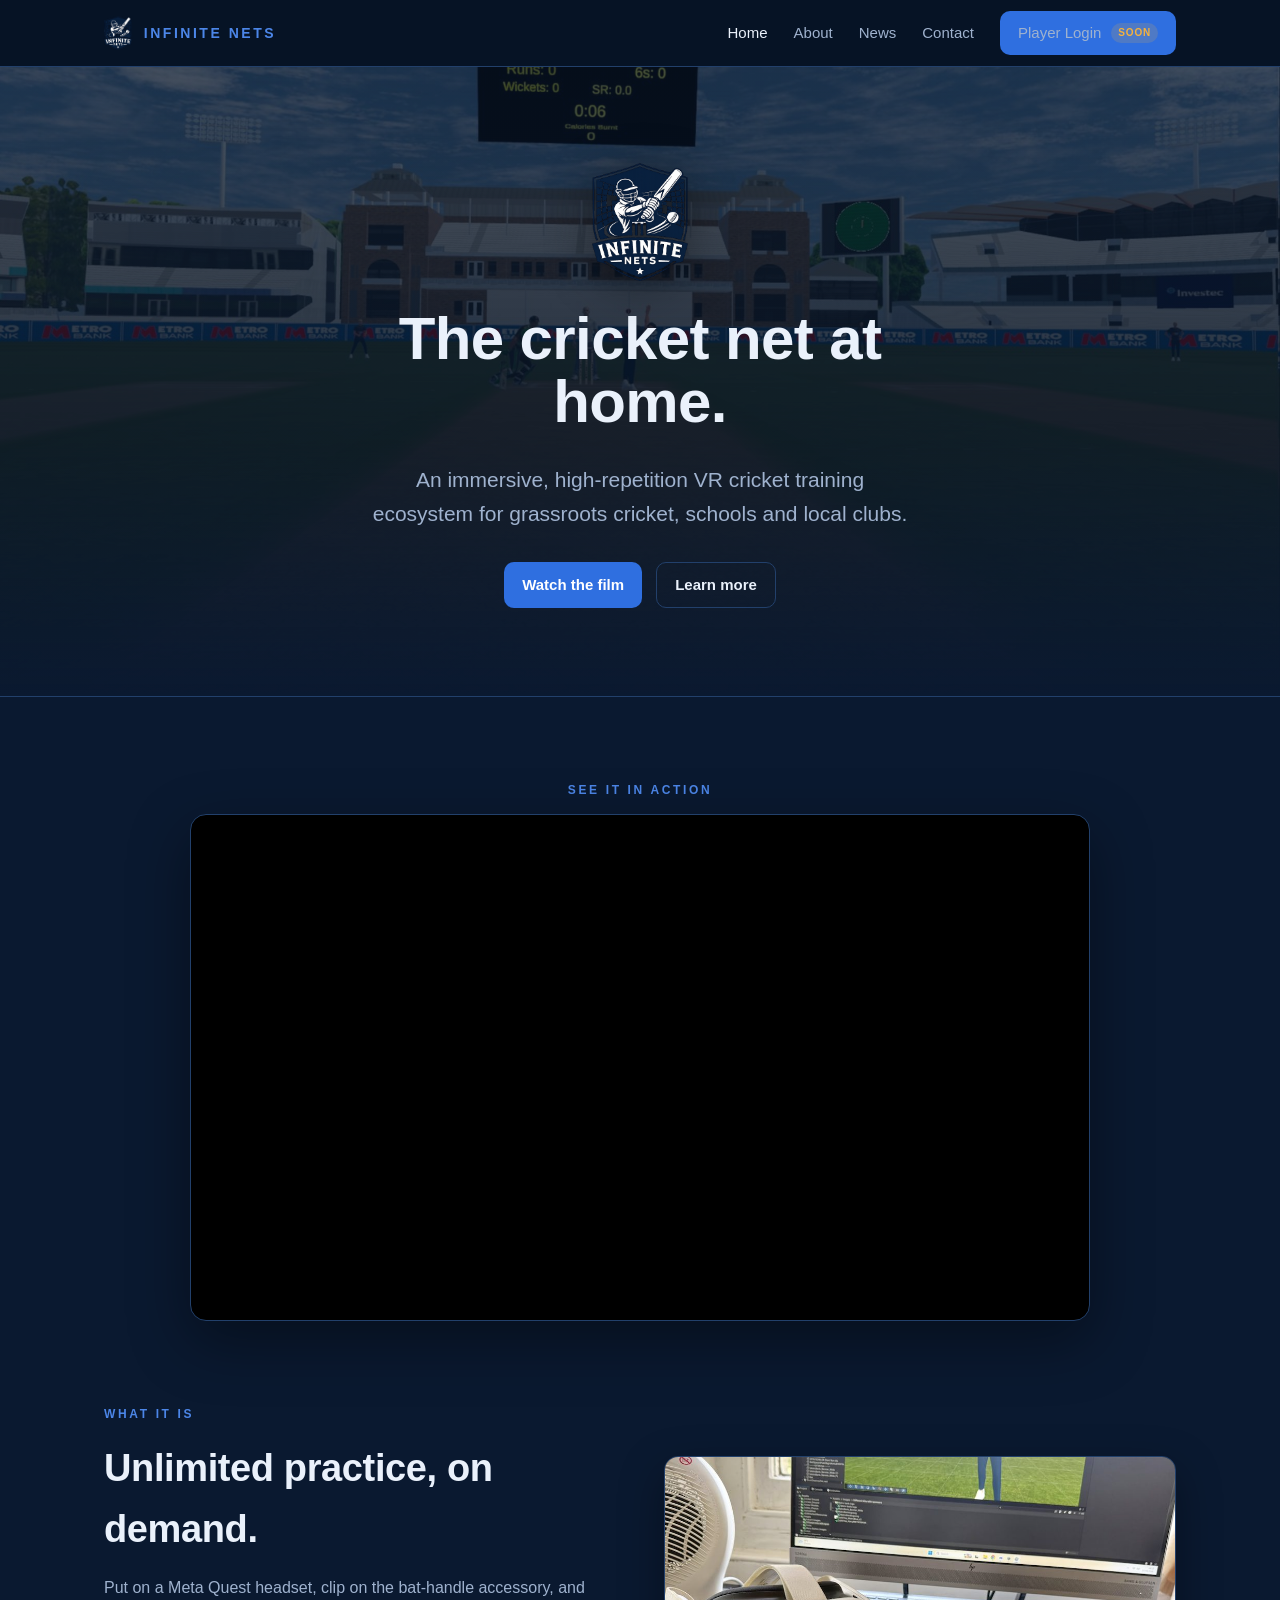
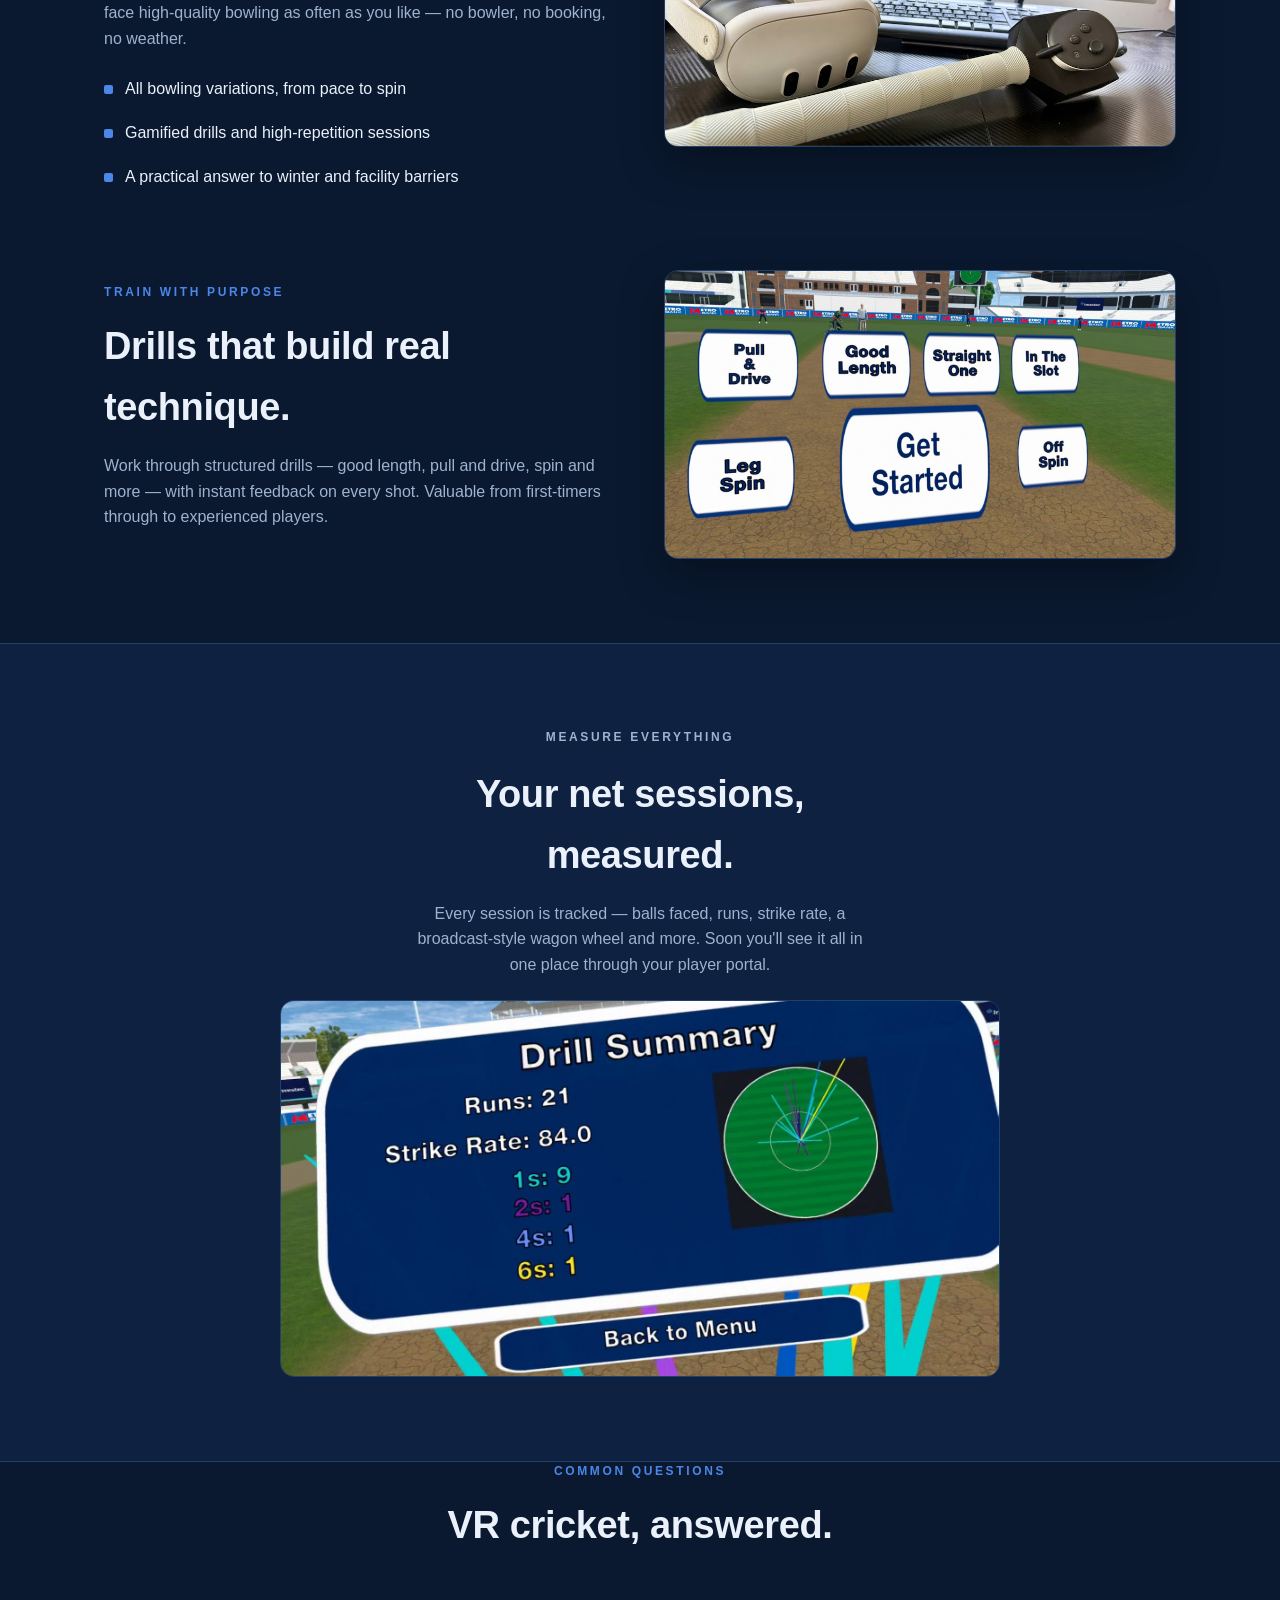
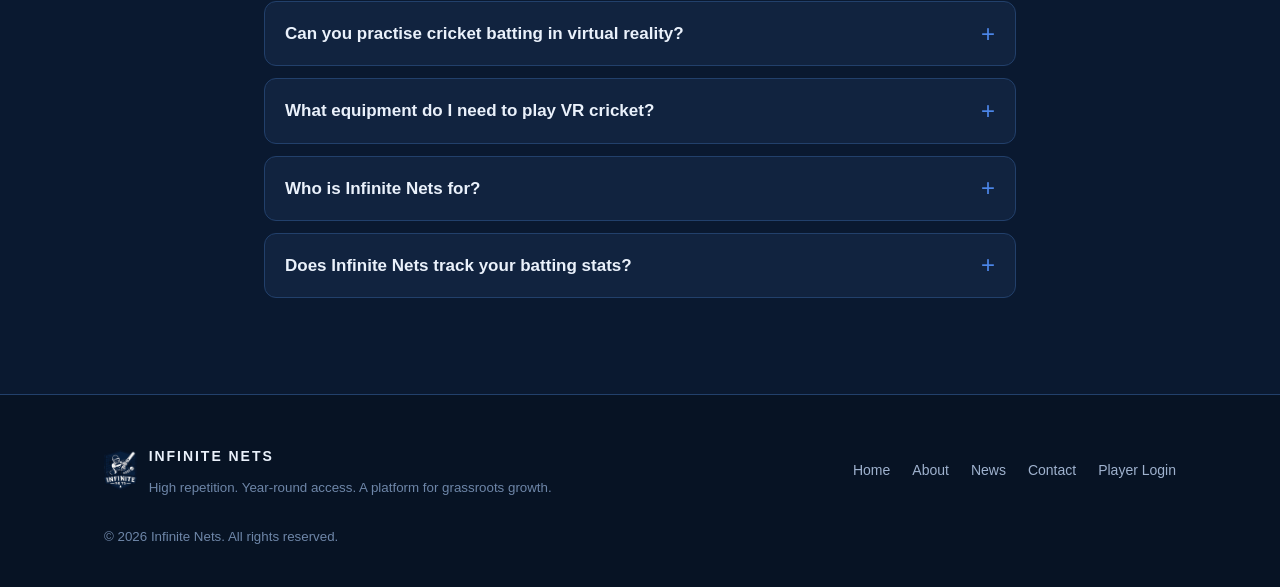
<file: index.html>
<!doctype html>
<html lang="en">
<head>
  <meta charset="utf-8" />
  <meta name="viewport" content="width=device-width, initial-scale=1" />
  <title>Infinite Nets - VR Cricket</title>
  <meta name="description" content="Infinite Nets is an immersive, high-repetition VR cricket training ecosystem for grassroots cricket, schools and clubs. Practise batting at home, year-round." />
  <meta property="og:title" content="Infinite Nets — The cricket net at home" />
  <meta property="og:description" content="An immersive, high-repetition VR cricket training ecosystem for grassroots cricket, schools and clubs." />
  <meta property="og:image" content="assets/hero.jpg" />
  <meta property="og:type" content="website" />
  <link rel="icon" href="assets/logo.png" />
  <link rel="canonical" href="https://www.infinitenets.net/" />
  <link rel="stylesheet" href="styles.css" />

  <!-- ===== Structured data (JSON-LD) — machine-readable facts for search + AI ===== -->
  <script type="application/ld+json">
  {
    "@context": "https://schema.org",
    "@graph": [
      {
        "@type": "Organization",
        "@id": "https://www.infinitenets.net/#org",
        "name": "Infinite Nets",
        "url": "https://www.infinitenets.net/",
        "logo": "https://www.infinitenets.net/assets/logo.png",
        "description": "Infinite Nets makes an immersive virtual reality cricket batting trainer for Meta Quest, built for grassroots cricket, schools and clubs.",
        "contactPoint": {
          "@type": "ContactPoint",
          "contactType": "customer support",
          "url": "https://www.infinitenets.net/contact.html"
        }
      },
      {
        "@type": "WebSite",
        "@id": "https://www.infinitenets.net/#website",
        "url": "https://www.infinitenets.net/",
        "name": "Infinite Nets",
        "publisher": { "@id": "https://www.infinitenets.net/#org" }
      },
      {
        "@type": "SoftwareApplication",
        "@id": "https://www.infinitenets.net/#app",
        "name": "Infinite Nets",
        "applicationCategory": "GameApplication",
        "applicationSubCategory": "VR Cricket Batting Simulator",
        "operatingSystem": "Meta Quest 3, Meta Quest (Android-based standalone VR)",
        "url": "https://www.infinitenets.net/",
        "image": "https://www.infinitenets.net/assets/hero.jpg",
        "description": "Infinite Nets is a virtual reality cricket batting simulator for the Meta Quest 3 headset. Players use a bat-handle accessory to face realistic bowling — pace and spin — through gamified drills, with every session tracked for runs, strike rate, boundaries and a broadcast-style wagon wheel. It is designed to give grassroots cricketers, schools and clubs unlimited, year-round batting practice at home.",
        "offers": {
          "@type": "Offer",
          "price": "0",
          "priceCurrency": "GBP",
          "description": "Free to download"
        },
        "publisher": { "@id": "https://www.infinitenets.net/#org" }
      },
      {
        "@type": "FAQPage",
        "@id": "https://www.infinitenets.net/#faq",
        "mainEntity": [
          {
            "@type": "Question",
            "name": "Can you practise cricket batting in virtual reality?",
            "acceptedAnswer": {
              "@type": "Answer",
              "text": "Yes. With Infinite Nets on a Meta Quest 3 headset, you can face high-quality bowling and play real batting shots using a tracked bat-handle accessory. It provides unlimited repetitions at home, year-round, without needing a net, a bowler or good weather."
            }
          },
          {
            "@type": "Question",
            "name": "What equipment do I need to play VR cricket with Infinite Nets?",
            "acceptedAnswer": {
              "@type": "Answer",
              "text": "You need a Meta Quest 3 virtual reality headset and the Infinite Nets bat-handle accessory, which clips onto the controller so you can play realistic batting shots. No other equipment, nets or space beyond a safe play area is required."
            }
          },
          {
            "@type": "Question",
            "name": "Who is Infinite Nets for?",
            "acceptedAnswer": {
              "@type": "Answer",
              "text": "Infinite Nets is built for grassroots cricket — individual players, schools and local clubs. It suits all abilities, from complete beginners learning to bat to experienced players sharpening technique against pace and spin."
            }
          },
          {
            "@type": "Question",
            "name": "Does Infinite Nets track your batting statistics?",
            "acceptedAnswer": {
              "@type": "Answer",
              "text": "Yes. Every session records balls faced, runs, strike rate, fours and sixes, and a broadcast-style wagon wheel showing where each shot went. Players will also be able to follow their progress and trends over time through an online player portal."
            }
          }
        ]
      }
    ]
  }
  </script>
</head>
<body>

  <!-- ===== Nav ===== -->
  <header class="nav">
    <div class="wrap">
      <a class="brand" href="index.html">
        <img src="assets/logo.png" alt="Infinite Nets" />
        <span>Infinite Nets</span>
      </a>
      <nav class="nav-links">
        <a href="index.html" class="active hide-sm">Home</a>
        <a href="about.html">About</a>
        <a href="blog.html">News</a>
        <a href="contact.html">Contact</a>
        <a class="btn" href="about.html#portal">Player Login <span class="pill">Soon</span></a>
      </nav>
    </div>
  </header>

  <!-- ===== Hero ===== -->
  <section class="hero">
    <div class="hero-bg"></div>
    <div class="hero-inner">
      <img class="crest" src="assets/logo.png" alt="Infinite Nets crest" />
      <h1>The cricket net at home.</h1>
      <p class="lead">An immersive, high-repetition VR cricket training ecosystem for grassroots cricket, schools and local clubs.</p>
      <div class="cta-row">
        <a class="btn" href="#film">Watch the film</a>
        <a class="btn ghost" href="about.html">Learn more</a>
      </div>
    </div>
  </section>

  <!-- ===== Video (YouTube embed) ===== -->
  <section class="section" id="film">
    <div class="wrap">
      <p class="eyebrow" style="text-align:center">See it in action</p>
      <div class="film-wrap">
        <div class="film-embed">
          <iframe src="https://www.youtube.com/embed/qTK0td1hfnU"
                  title="Infinite Nets"
                  allow="accelerometer; autoplay; clipboard-write; encrypted-media; gyroscope; picture-in-picture; web-share"
                  allowfullscreen></iframe>
        </div>
      </div>
    </div>
  </section>

  <!-- ===== What it is ===== -->
  <section class="section" style="padding-top:0">
    <div class="wrap">
      <div class="row">
        <div class="col-txt">
          <p class="eyebrow">What it is</p>
          <h2>Unlimited practice, on demand.</h2>
          <p class="muted">Put on a Meta Quest headset, clip on the bat-handle accessory, and face high-quality bowling as often as you like — no bowler, no booking, no weather.</p>
          <ul class="feature-list">
            <li>All bowling variations, from pace to spin</li>
            <li>Gamified drills and high-repetition sessions</li>
            <li>A practical answer to winter and facility barriers</li>
          </ul>
        </div>
        <div class="col-img">
          <img src="assets/headset.jpg" alt="Meta Quest headset with the Infinite Nets bat-handle accessory" />
        </div>
      </div>

      <div class="row reverse">
        <div class="col-img">
          <img src="assets/drills.jpg" alt="In-game Infinite Nets drill selection" />
        </div>
        <div class="col-txt">
          <p class="eyebrow">Train with purpose</p>
          <h2>Drills that build real technique.</h2>
          <p class="muted">Work through structured drills — good length, pull and drive, spin and more — with instant feedback on every shot. Valuable from first-timers through to experienced players.</p>
        </div>
      </div>
    </div>
  </section>

  <!-- ===== Measure band ===== -->
  <section class="section band">
    <div class="wrap">
      <p class="eyebrow">Measure everything</p>
      <h2>Your net sessions, measured.</h2>
      <p>Every session is tracked — balls faced, runs, strike rate, a broadcast-style wagon wheel and more. Soon you'll see it all in one place through your player portal.</p>
      <img src="assets/summary.jpg" alt="Infinite Nets in-game session summary with wagon wheel" style="width:100%;max-width:720px;height:auto;margin:10px auto 0;border-radius:14px;border:1px solid var(--border);" />
    </div>
  </section>

  <!-- ===== FAQ (answers the questions people actually ask) ===== -->
  <section class="section" id="faq" style="padding-top:0">
    <div class="wrap" style="max-width:800px;">
      <p class="eyebrow" style="text-align:center">Common questions</p>
      <h2 style="text-align:center;margin-bottom:1.2em;">VR cricket, answered.</h2>

      <style>
        .faq details{border:1px solid var(--border);border-radius:12px;background:var(--panel);
          margin-bottom:12px;padding:0 20px;}
        .faq summary{list-style:none;cursor:pointer;padding:18px 0;font-weight:700;font-size:17px;
          color:var(--text);display:flex;justify-content:space-between;align-items:center;gap:16px;}
        .faq summary::-webkit-details-marker{display:none;}
        .faq summary::after{content:"+";color:var(--accent);font-size:24px;font-weight:400;line-height:1;}
        .faq details[open] summary::after{content:"\2013";}
        .faq .faq-a{padding:0 0 18px;color:var(--muted);line-height:1.65;}
      </style>

      <div class="faq">
        <details>
          <summary>Can you practise cricket batting in virtual reality?</summary>
          <div class="faq-a">Yes. With Infinite Nets on a Meta Quest 3 headset, you can face high-quality bowling and play real batting shots using a tracked bat-handle accessory. It gives you unlimited repetitions at home, year-round — no net, no bowler and no need for good weather.</div>
        </details>
        <details>
          <summary>What equipment do I need to play VR cricket?</summary>
          <div class="faq-a">You need a Meta Quest 3 virtual reality headset and the Infinite Nets bat-handle accessory, which clips onto the controller so you can play realistic batting shots. No other equipment, nets or space beyond a safe play area is required.</div>
        </details>
        <details>
          <summary>Who is Infinite Nets for?</summary>
          <div class="faq-a">Infinite Nets is built for grassroots cricket — individual players, schools and local clubs. It suits all abilities, from complete beginners learning to bat through to experienced players sharpening their technique against pace and spin.</div>
        </details>
        <details>
          <summary>Does Infinite Nets track your batting stats?</summary>
          <div class="faq-a">Yes. Every session records balls faced, runs, strike rate, fours and sixes, and a broadcast-style wagon wheel showing where each shot went. Players will also be able to follow their progress and trends over time through an online player portal.</div>
        </details>
      </div>
    </div>
  </section>

  <!-- ===== Footer ===== -->
  <footer class="footer">
    <div class="wrap">
      <div class="brand">
        <img src="assets/logo.png" alt="Infinite Nets" />
        <div>
          <span style="font-weight:700;letter-spacing:.14em;text-transform:uppercase;font-size:14px;">Infinite Nets</span>
          <small>High repetition. Year-round access. A platform for grassroots growth.</small>
        </div>
      </div>
      <div class="footer-links">
        <a href="index.html">Home</a>
        <a href="about.html">About</a>
        <a href="blog.html">News</a>
        <a href="contact.html">Contact</a>
        <a href="about.html#portal">Player Login</a>
      </div>
    </div>
    <div class="wrap" style="margin-top:20px;">
      <small class="muted">© <span id="yr"></span> Infinite Nets. All rights reserved.</small>
    </div>
  </footer>

  <script>document.getElementById('yr').textContent = new Date().getFullYear();</script>
</body>
</html>
</file>
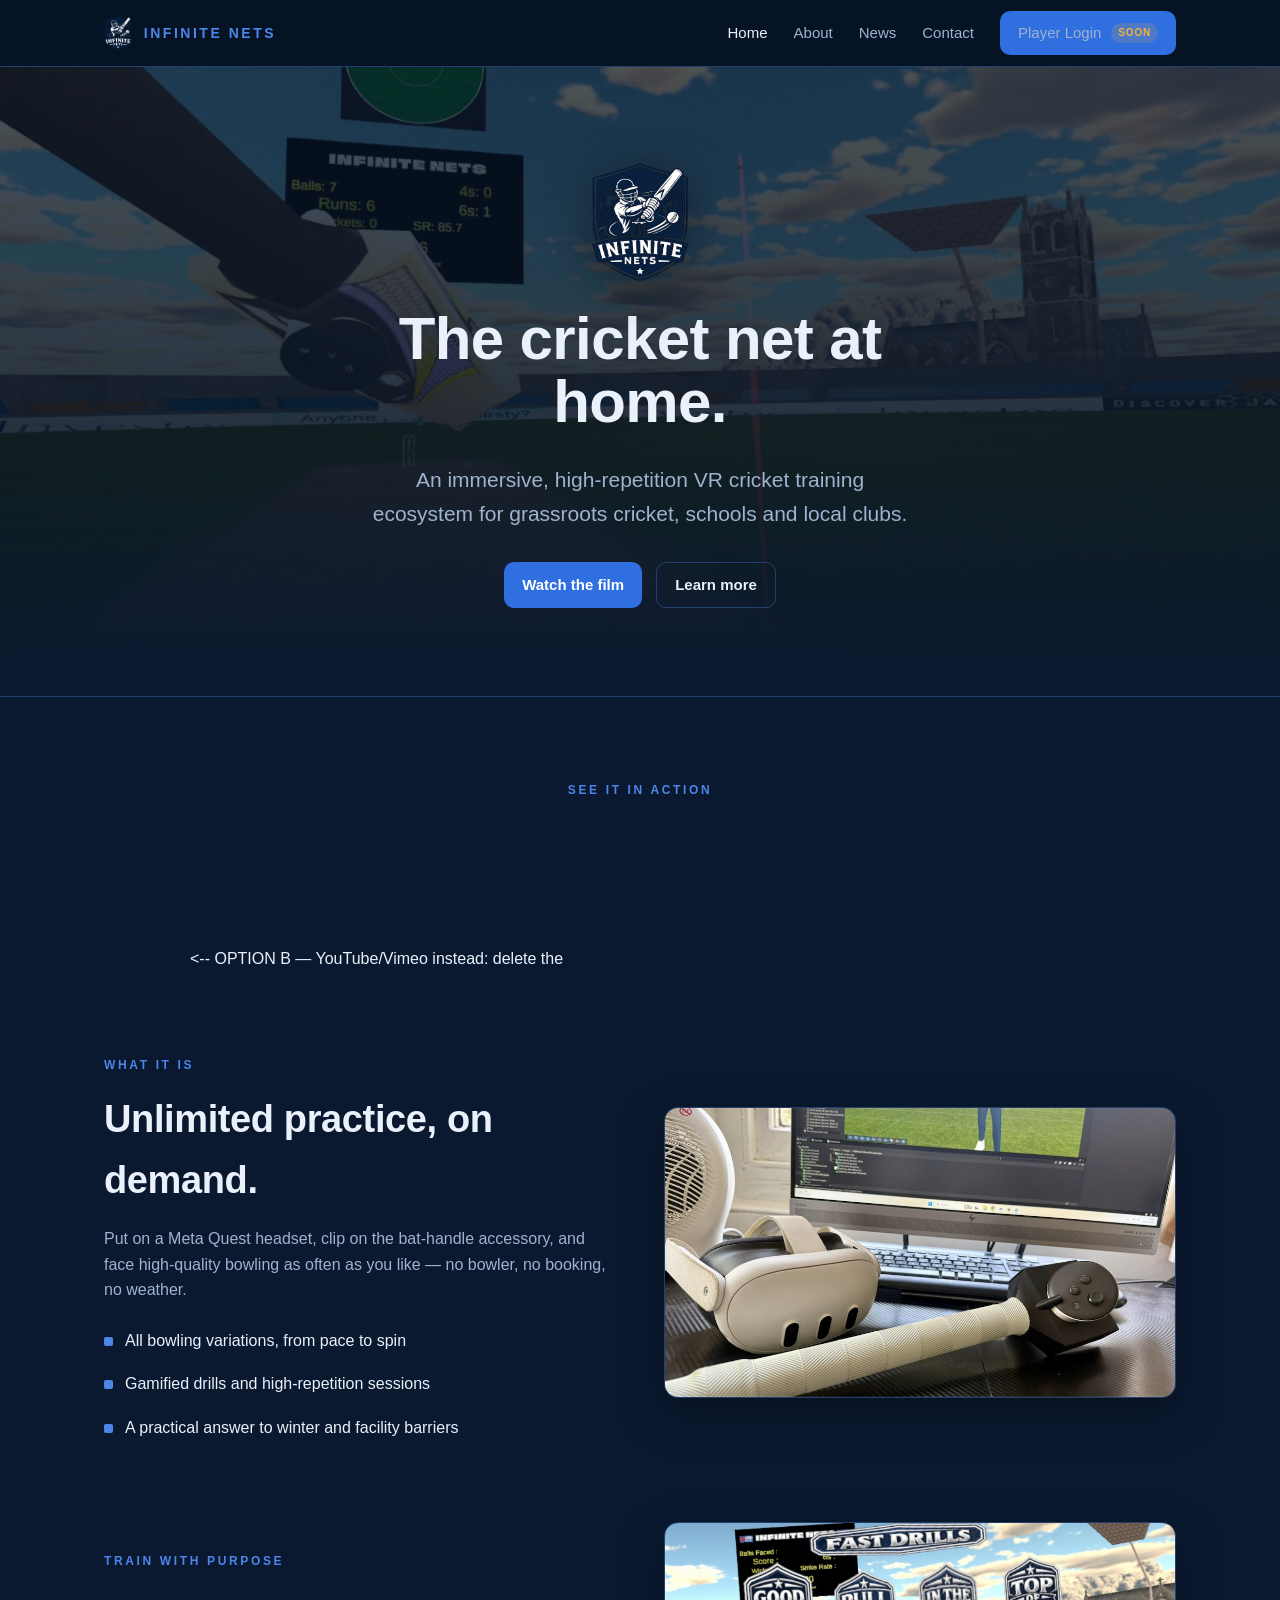
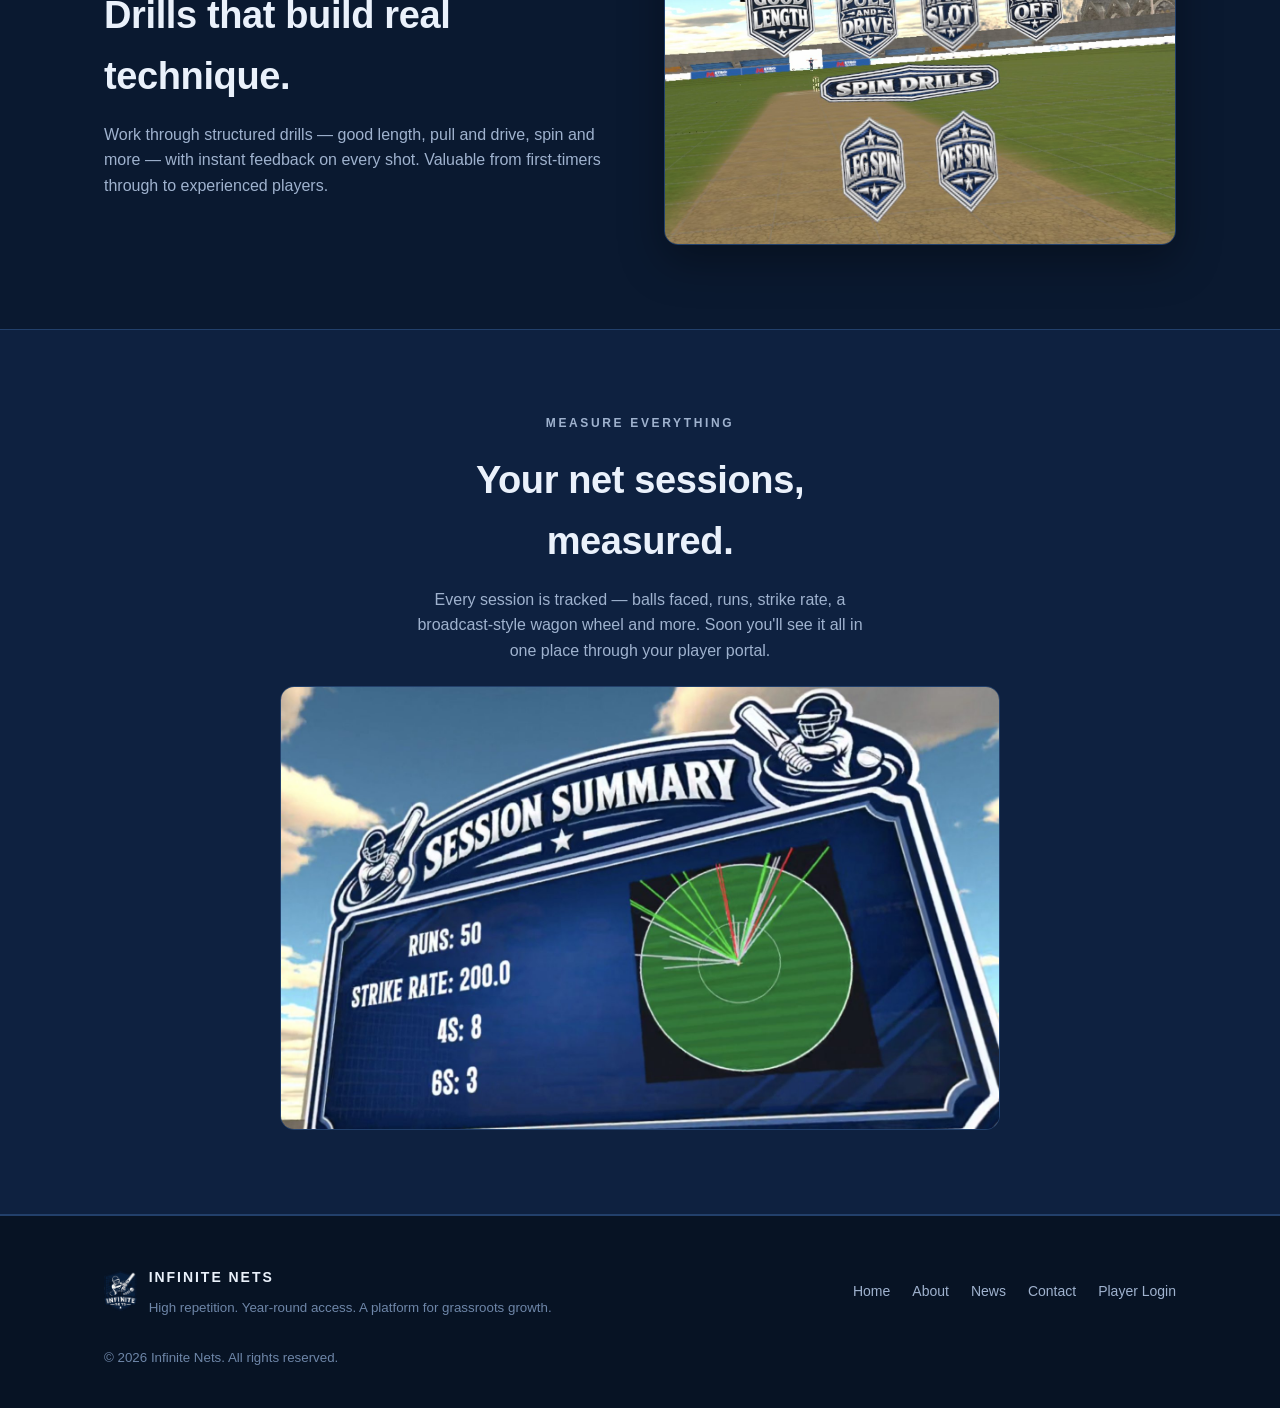
<file: infinitenets-site/index.html>
<!doctype html>
<html lang="en">
<head>
  <meta charset="utf-8" />
  <meta name="viewport" content="width=device-width, initial-scale=1" />
  <title>Infinite Nets — The cricket net at home</title>
  <meta name="description" content="Infinite Nets is an immersive, high-repetition VR cricket training ecosystem for grassroots cricket, schools and clubs. Practise batting at home, year-round." />
  <meta property="og:title" content="Infinite Nets — The cricket net at home" />
  <meta property="og:description" content="An immersive, high-repetition VR cricket training ecosystem for grassroots cricket, schools and clubs." />
  <meta property="og:image" content="assets/hero.jpg" />
  <meta property="og:type" content="website" />
  <link rel="icon" href="assets/logo.png" />
  <link rel="stylesheet" href="styles.css" />
</head>
<body>

  <!-- ===== Nav ===== -->
  <header class="nav">
    <div class="wrap">
      <a class="brand" href="index.html">
        <img src="assets/logo.png" alt="Infinite Nets" />
        <span>Infinite Nets</span>
      </a>
      <nav class="nav-links">
        <a href="index.html" class="active hide-sm">Home</a>
        <a href="about.html">About</a>
        <a href="blog.html">News</a>
        <a href="contact.html">Contact</a>
        <a class="btn" href="about.html#portal">Player Login <span class="pill">Soon</span></a>
      </nav>
    </div>
  </header>

  <!-- ===== Hero ===== -->
  <section class="hero">
    <div class="hero-bg"></div>
    <div class="hero-inner">
      <img class="crest" src="assets/logo.png" alt="Infinite Nets crest" />
      <h1>The cricket net at home.</h1>
      <p class="lead">An immersive, high-repetition VR cricket training ecosystem for grassroots cricket, schools and local clubs.</p>
      <div class="cta-row">
        <a class="btn" href="#film">Watch the film</a>
        <a class="btn ghost" href="about.html">Learn more</a>
      </div>
    </div>
  </section>

  <!-- ===== Video ===== -->
  <section class="section" id="film">
    <div class="wrap">
      <p class="eyebrow" style="text-align:center">See it in action</p>
      <div class="film-wrap">

        

        <-- OPTION B — YouTube/Vimeo instead: delete the <video> block above and
             uncomment this, replacing VIDEO_ID with your YouTube id:
        <div class="film-embed">
          <iframe src="https://youtu.be/qTK0td1hfnU?si=1W3Kl4RjLBQjHXhA"
                  title="Infinite Nets" allowfullscreen></iframe>
        </div>
        -->

        <p class="caption">Gameplay film — add your video at <code>media/showcase.mp4</code> (or switch to a YouTube embed; see index.html).</p>
      </div>
    </div>
  </section>

  <!-- ===== What it is ===== -->
  <section class="section" style="padding-top:0">
    <div class="wrap">
      <div class="row">
        <div class="col-txt">
          <p class="eyebrow">What it is</p>
          <h2>Unlimited practice, on demand.</h2>
          <p class="muted">Put on a Meta Quest headset, clip on the bat-handle accessory, and face high-quality bowling as often as you like — no bowler, no booking, no weather.</p>
          <ul class="feature-list">
            <li>All bowling variations, from pace to spin</li>
            <li>Gamified drills and high-repetition sessions</li>
            <li>A practical answer to winter and facility barriers</li>
          </ul>
        </div>
        <div class="col-img">
          <img src="assets/headset.jpg" alt="Meta Quest headset with the Infinite Nets bat-handle accessory" />
        </div>
      </div>

      <div class="row reverse">
        <div class="col-img">
          <img src="assets/drills.jpg" alt="In-game Infinite Nets drill selection" />
        </div>
        <div class="col-txt">
          <p class="eyebrow">Train with purpose</p>
          <h2>Drills that build real technique.</h2>
          <p class="muted">Work through structured drills — good length, pull and drive, spin and more — with instant feedback on every shot. Valuable from first-timers through to experienced players.</p>
        </div>
      </div>
    </div>
  </section>

  <!-- ===== Measure band ===== -->
  <section class="section band">
    <div class="wrap">
      <p class="eyebrow">Measure everything</p>
      <h2>Your net sessions, measured.</h2>
      <p>Every session is tracked — balls faced, runs, strike rate, a broadcast-style wagon wheel and more. Soon you'll see it all in one place through your player portal.</p>
      <img src="assets/summary.jpg" alt="Infinite Nets in-game session summary with wagon wheel" style="max-width:720px;margin:10px auto 0;border-radius:14px;border:1px solid var(--border);" />
    </div>
  </section>

  <!-- ===== Footer ===== -->
  <footer class="footer">
    <div class="wrap">
      <div class="brand">
        <img src="assets/logo.png" alt="Infinite Nets" />
        <div>
          <span style="font-weight:700;letter-spacing:.14em;text-transform:uppercase;font-size:14px;">Infinite Nets</span>
          <small>High repetition. Year-round access. A platform for grassroots growth.</small>
        </div>
      </div>
      <div class="footer-links">
        <a href="index.html">Home</a>
        <a href="about.html">About</a>
        <a href="blog.html">News</a>
        <a href="contact.html">Contact</a>
        <a href="about.html#portal">Player Login</a>
      </div>
    </div>
    <div class="wrap" style="margin-top:20px;">
      <small class="muted">© <span id="yr"></span> Infinite Nets. All rights reserved.</small>
    </div>
  </footer>

  <script>document.getElementById('yr').textContent = new Date().getFullYear();</script>
</body>
</html>
</file>
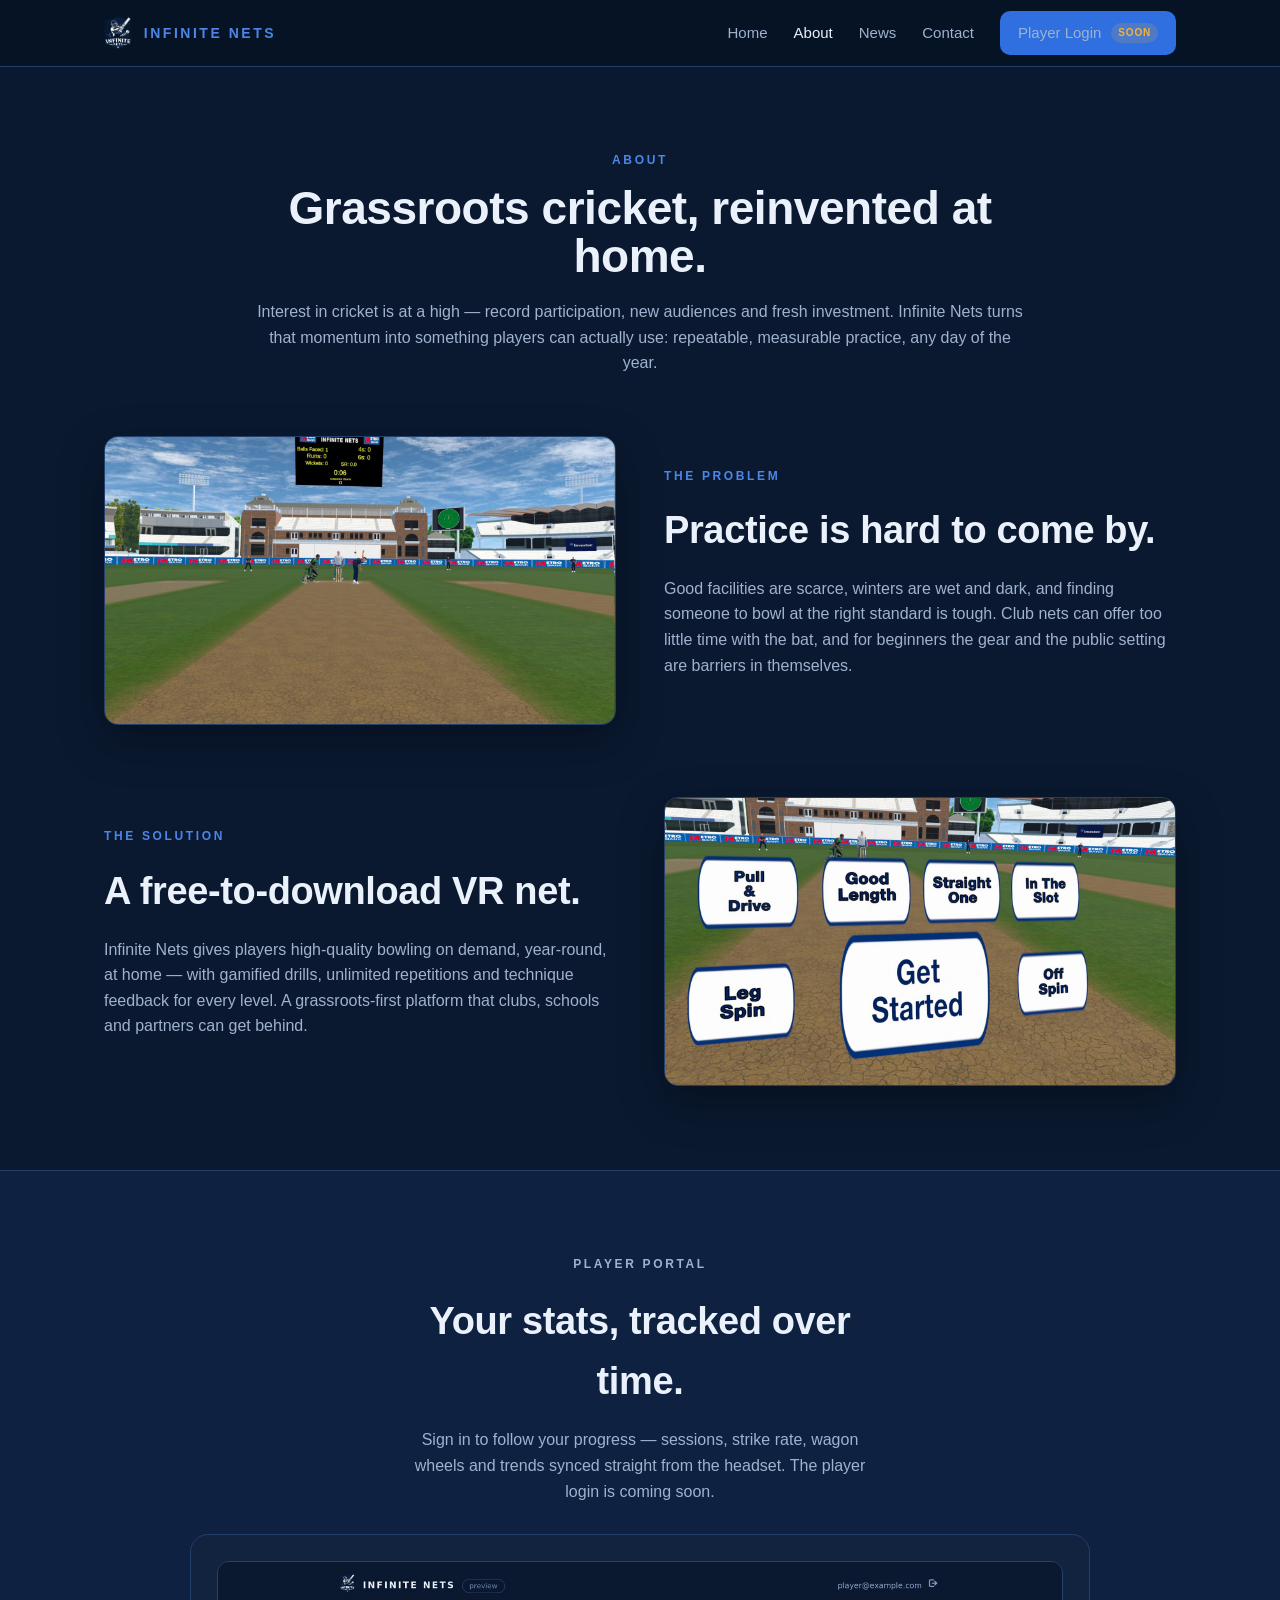
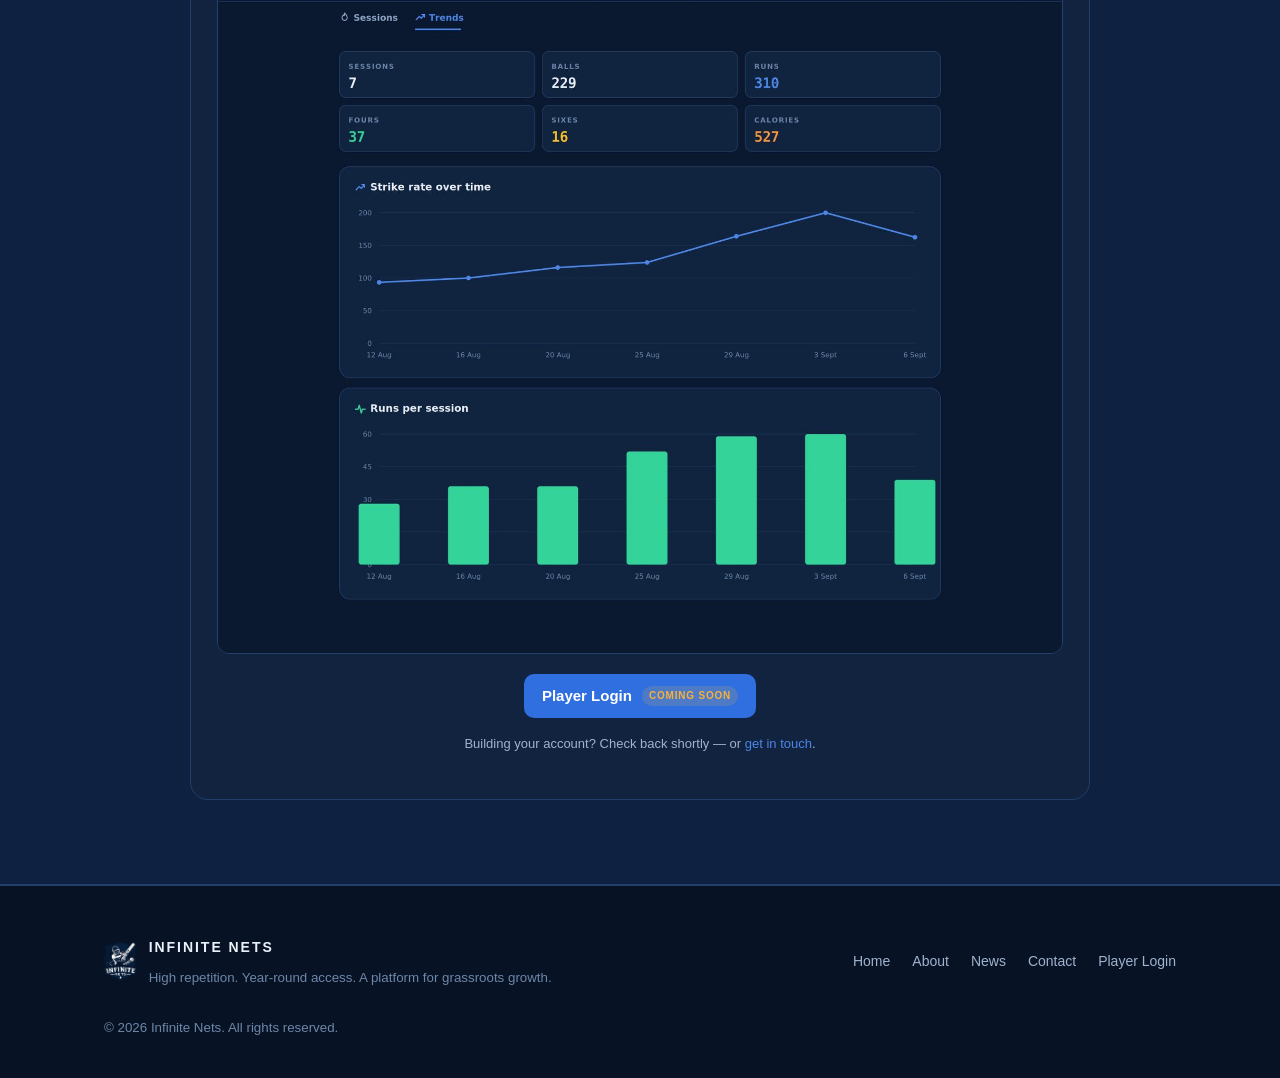
<file: about.html>
<!doctype html>
<html lang="en">
<head>
  <meta charset="utf-8" />
  <meta name="viewport" content="width=device-width, initial-scale=1" />
  <title>About — Infinite Nets</title>
  <meta name="description" content="Why Infinite Nets exists: turning record interest in cricket into repeatable, year-round practice for grassroots players, schools and clubs." />
  <link rel="icon" href="assets/logo.png" />
  <link rel="stylesheet" href="styles.css" />
</head>
<body>

  <!-- ===== Nav ===== -->
  <header class="nav">
    <div class="wrap">
      <a class="brand" href="index.html">
        <img src="assets/logo.png" alt="Infinite Nets" />
        <span>Infinite Nets</span>
      </a>
      <nav class="nav-links">
        <a href="index.html" class="hide-sm">Home</a>
        <a href="about.html" class="active">About</a>
        <a href="blog.html">News</a>
        <a href="contact.html">Contact</a>
        <a class="btn" href="#portal">Player Login <span class="pill">Soon</span></a>
      </nav>
    </div>
  </header>

  <!-- ===== Intro ===== -->
  <section class="section" style="padding-bottom:40px">
    <div class="wrap" style="max-width:820px;text-align:center;">
      <p class="eyebrow">About</p>
      <h1 style="font-size:clamp(30px,5vw,46px)">Grassroots cricket, reinvented at home.</h1>
      <p class="lead muted" style="margin:0 auto;">Interest in cricket is at a high — record participation, new audiences and fresh investment. Infinite Nets turns that momentum into something players can actually use: repeatable, measurable practice, any day of the year.</p>
    </div>
  </section>

  <!-- ===== The why ===== -->
  <section class="section" style="padding-top:20px">
    <div class="wrap">
      <div class="row">
        <div class="col-img">
          <img src="assets/hero.jpg" alt="Batting view inside the Infinite Nets VR environment" />
        </div>
        <div class="col-txt">
          <p class="eyebrow">The problem</p>
          <h2>Practice is hard to come by.</h2>
          <p class="muted">Good facilities are scarce, winters are wet and dark, and finding someone to bowl at the right standard is tough. Club nets can offer too little time with the bat, and for beginners the gear and the public setting are barriers in themselves.</p>
        </div>
      </div>

      <div class="row reverse">
        <div class="col-img">
          <img src="assets/drills.jpg" alt="Infinite Nets drill menu" />
        </div>
        <div class="col-txt">
          <p class="eyebrow">The solution</p>
          <h2>A free-to-download VR net.</h2>
          <p class="muted">Infinite Nets gives players high-quality bowling on demand, year-round, at home — with gamified drills, unlimited repetitions and technique feedback for every level. A grassroots-first platform that clubs, schools and partners can get behind.</p>
        </div>
      </div>
    </div>
  </section>

  <!-- ===== Portal / coming soon ===== -->
  <section class="section band" id="portal">
    <div class="wrap">
      <p class="eyebrow">Player portal</p>
      <h2>Your stats, tracked over time.</h2>
      <p>Sign in to follow your progress — sessions, strike rate, wagon wheels and trends synced straight from the headset. The player login is coming soon.</p>
      <div class="portal-card">
        <img src="assets/portal.jpg" alt="Preview of the Infinite Nets player stats portal" />
        <a class="btn" href="#" aria-disabled="true" onclick="return false;">Player Login <span class="pill">Coming soon</span></a>
        <p class="caption" style="margin-top:16px">Building your account? Check back shortly — or <a href="contact.html">get in touch</a>.</p>
      </div>
    </div>
  </section>

  <!-- ===== Footer ===== -->
  <footer class="footer">
    <div class="wrap">
      <div class="brand">
        <img src="assets/logo.png" alt="Infinite Nets" />
        <div>
          <span style="font-weight:700;letter-spacing:.14em;text-transform:uppercase;font-size:14px;">Infinite Nets</span>
          <small>High repetition. Year-round access. A platform for grassroots growth.</small>
        </div>
      </div>
      <div class="footer-links">
        <a href="index.html">Home</a>
        <a href="about.html">About</a>
        <a href="blog.html">News</a>
        <a href="contact.html">Contact</a>
        <a href="about.html#portal">Player Login</a>
      </div>
    </div>
    <div class="wrap" style="margin-top:20px;">
      <small class="muted">© <span id="yr"></span> Infinite Nets. All rights reserved.</small>
    </div>
  </footer>

  <script>document.getElementById('yr').textContent = new Date().getFullYear();</script>
</body>
</html>
</file>
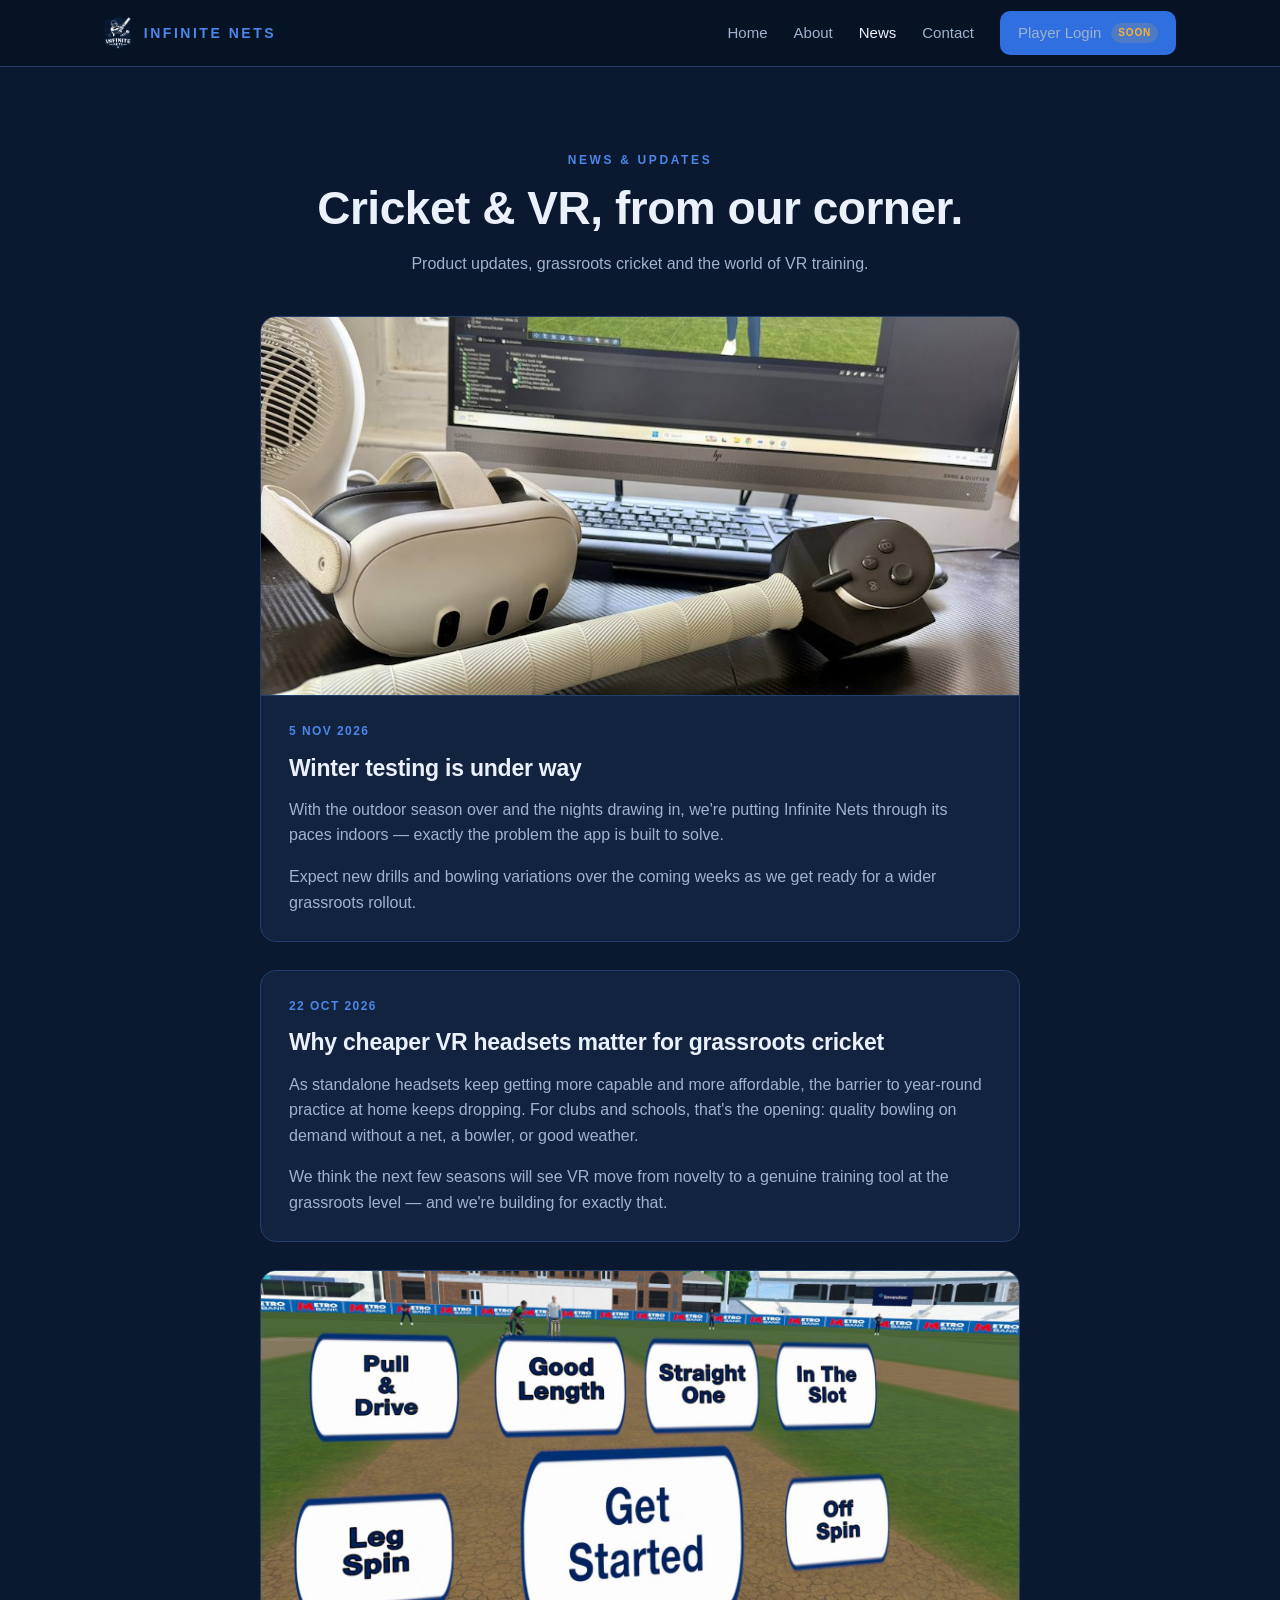
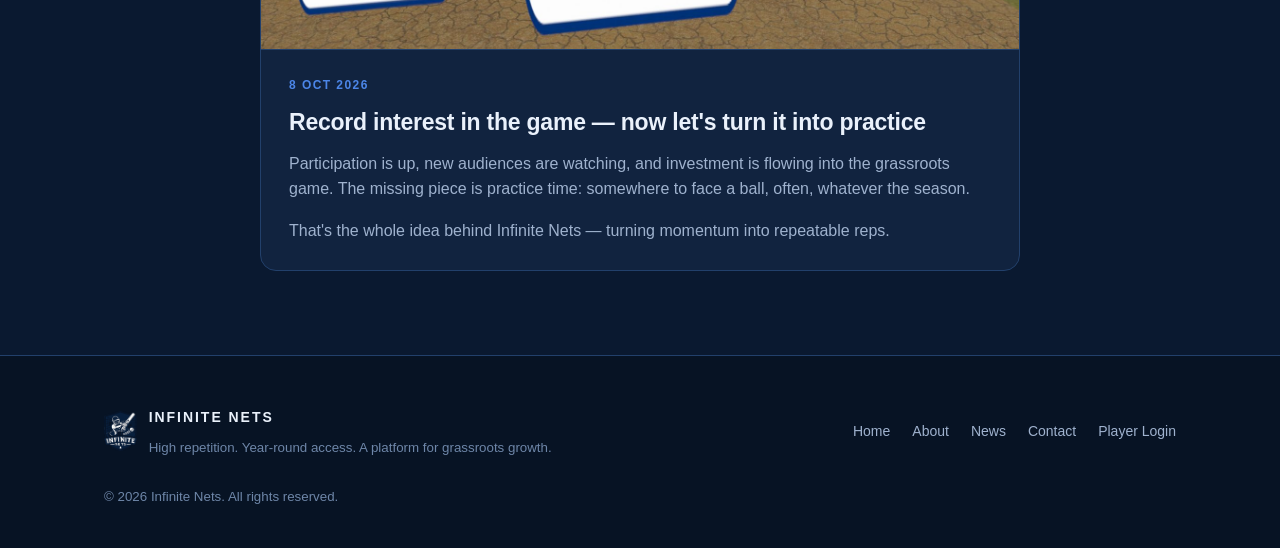
<file: blog.html>
<!doctype html>
<html lang="en">
<head>
  <meta charset="utf-8" />
  <meta name="viewport" content="width=device-width, initial-scale=1" />
  <title>News — Infinite Nets</title>
  <meta name="description" content="Cricket and VR news and updates from Infinite Nets." />
  <link rel="icon" href="assets/logo.png" />
  <link rel="stylesheet" href="styles.css" />
</head>
<body>

  <!-- ===== Nav ===== -->
  <header class="nav">
    <div class="wrap">
      <a class="brand" href="index.html">
        <img src="assets/logo.png" alt="Infinite Nets" />
        <span>Infinite Nets</span>
      </a>
      <nav class="nav-links">
        <a href="index.html" class="hide-sm">Home</a>
        <a href="about.html">About</a>
        <a href="blog.html" class="active">News</a>
        <a href="contact.html">Contact</a>
        <a class="btn" href="about.html#portal">Player Login <span class="pill">Soon</span></a>
      </nav>
    </div>
  </header>

  <!-- ===== Intro ===== -->
  <section class="section" style="padding-bottom:28px">
    <div class="wrap" style="text-align:center;max-width:720px;">
      <p class="eyebrow">News &amp; updates</p>
      <h1 style="font-size:clamp(30px,5vw,46px)">Cricket &amp; VR, from our corner.</h1>
      <p class="lead muted" style="margin:0 auto;">Product updates, grassroots cricket and the world of VR training.</p>
    </div>
  </section>

  <!-- ===== Posts (rendered from posts.js) ===== -->
  <section class="section" style="padding-top:12px">
    <div class="wrap">
      <div class="posts" id="posts"></div>
    </div>
  </section>

  <!-- ===== Footer ===== -->
  <footer class="footer">
    <div class="wrap">
      <div class="brand">
        <img src="assets/logo.png" alt="Infinite Nets" />
        <div>
          <span style="font-weight:700;letter-spacing:.14em;text-transform:uppercase;font-size:14px;">Infinite Nets</span>
          <small>High repetition. Year-round access. A platform for grassroots growth.</small>
        </div>
      </div>
      <div class="footer-links">
        <a href="index.html">Home</a>
        <a href="about.html">About</a>
        <a href="blog.html">News</a>
        <a href="contact.html">Contact</a>
        <a href="about.html#portal">Player Login</a>
      </div>
    </div>
    <div class="wrap" style="margin-top:20px;">
      <small class="muted">© <span id="yr"></span> Infinite Nets. All rights reserved.</small>
    </div>
  </footer>

  <script src="posts.js"></script>
  <script>
    document.getElementById('yr').textContent = new Date().getFullYear();

    function fmtDate(iso){
      var d = new Date(iso + "T00:00:00");
      if (isNaN(d)) return iso;
      return d.toLocaleDateString('en-GB', { day:'numeric', month:'short', year:'numeric' });
    }
    function esc(s){ return String(s).replace(/[&<>"]/g, function(c){
      return {'&':'&amp;','<':'&lt;','>':'&gt;','"':'&quot;'}[c]; }); }

    (function renderPosts(){
      var el = document.getElementById('posts');
      var list = (typeof POSTS !== 'undefined' && Array.isArray(POSTS)) ? POSTS.slice() : [];
      if (!list.length){
        el.innerHTML = '<p class="empty">No posts yet — check back soon.</p>';
        return;
      }
      list.sort(function(a,b){ return (a.date < b.date) ? 1 : (a.date > b.date ? -1 : 0); });
      el.innerHTML = list.map(function(p){
        var img = p.image ? '<img src="'+esc(p.image)+'" alt="'+esc(p.title||'')+'" loading="lazy" />' : '';
        return '<article class="post">' + img +
          '<div class="post-body">' +
            '<div class="post-meta">' + esc(fmtDate(p.date)) + '</div>' +
            '<h2>' + esc(p.title||'') + '</h2>' +
            (p.body || '') +
          '</div></article>';
      }).join('');
    })();
  </script>
</body>
</html>
</file>
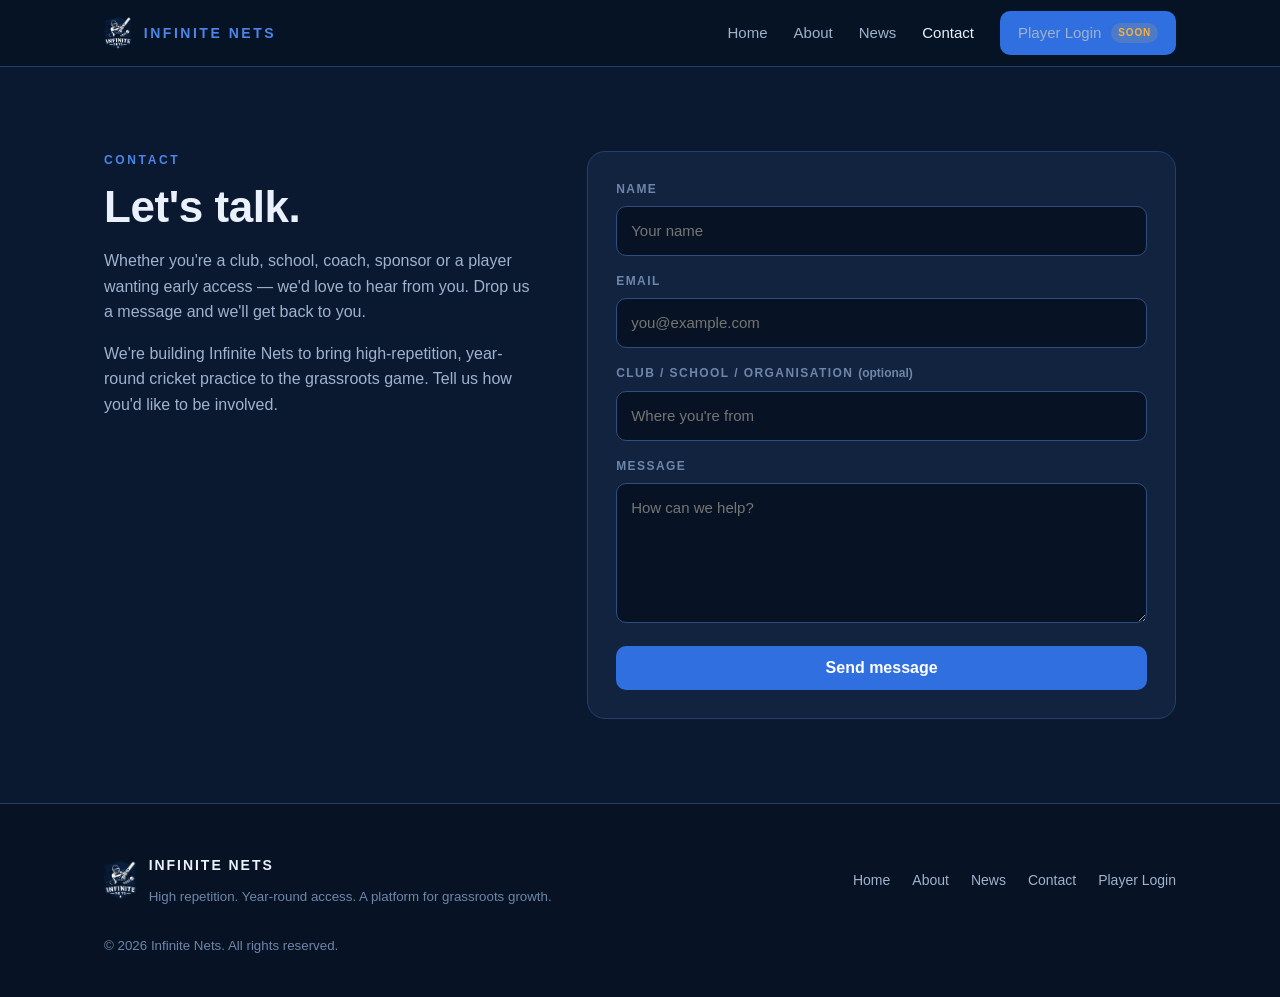
<file: contact.html>
<!doctype html>
<html lang="en">
<head>
  <meta charset="utf-8" />
  <meta name="viewport" content="width=device-width, initial-scale=1" />
  <title>Contact — Infinite Nets</title>
  <meta name="description" content="Get in touch with Infinite Nets — clubs, schools, partners and players welcome." />
  <link rel="icon" href="assets/logo.png" />
  <link rel="stylesheet" href="styles.css" />
</head>
<body>

  <!-- ===== Nav ===== -->
  <header class="nav">
    <div class="wrap">
      <a class="brand" href="index.html">
        <img src="assets/logo.png" alt="Infinite Nets" />
        <span>Infinite Nets</span>
      </a>
      <nav class="nav-links">
        <a href="index.html" class="hide-sm">Home</a>
        <a href="about.html">About</a>
        <a href="blog.html">News</a>
        <a href="contact.html" class="active">Contact</a>
        <a class="btn" href="about.html#portal">Player Login <span class="pill">Soon</span></a>
      </nav>
    </div>
  </header>

  <!-- ===== Contact ===== -->
  <section class="section">
    <div class="wrap">
      <div class="contact-grid">
        <div class="col-txt">
          <p class="eyebrow">Contact</p>
          <h1 style="font-size:clamp(30px,5vw,44px)">Let's talk.</h1>
          <p class="muted">Whether you're a club, school, coach, sponsor or a player wanting early access — we'd love to hear from you. Drop us a message and we'll get back to you.</p>
          <p class="muted">We're building Infinite Nets to bring high-repetition, year-round cricket practice to the grassroots game. Tell us how you'd like to be involved.</p>
        </div>

        <div class="form-card">
          <!--
            This form posts to FormSubmit, which forwards each message to your inbox.
            The action uses FormSubmit's alias (not your email), so your address is
            not exposed in the page source. Activation is a one-time click in the
            email FormSubmit sends. See README.md ("Contact form") for details.
          -->
          <form action="https://formsubmit.co/30af919b2cbafcd7ba99732de74ecb7a" method="POST">
            <!-- FormSubmit settings -->
            <input type="hidden" name="_subject" value="New enquiry from infinitenets.net" />
            <input type="hidden" name="_template" value="table" />
            <input type="hidden" name="_captcha" value="false" />
            <input type="hidden" name="_next" value="https://www.infinitenets.net/thanks.html" />
            <!-- Honeypot: bots fill this, humans never see it -->
            <input type="text" name="_honey" class="hp" tabindex="-1" autocomplete="off" />

            <div class="field">
              <label for="name">Name</label>
              <input id="name" type="text" name="name" required placeholder="Your name" />
            </div>
            <div class="field">
              <label for="email">Email</label>
              <input id="email" type="email" name="email" required placeholder="you@example.com" />
            </div>
            <div class="field">
              <label for="org">Club / school / organisation <span style="text-transform:none;letter-spacing:0;color:var(--faint)">(optional)</span></label>
              <input id="org" type="text" name="organisation" placeholder="Where you're from" />
            </div>
            <div class="field">
              <label for="message">Message</label>
              <textarea id="message" name="message" required placeholder="How can we help?"></textarea>
            </div>
            <button class="btn" type="submit">Send message</button>
          </form>
        </div>
      </div>
    </div>
  </section>

  <!-- ===== Footer ===== -->
  <footer class="footer">
    <div class="wrap">
      <div class="brand">
        <img src="assets/logo.png" alt="Infinite Nets" />
        <div>
          <span style="font-weight:700;letter-spacing:.14em;text-transform:uppercase;font-size:14px;">Infinite Nets</span>
          <small>High repetition. Year-round access. A platform for grassroots growth.</small>
        </div>
      </div>
      <div class="footer-links">
        <a href="index.html">Home</a>
        <a href="about.html">About</a>
        <a href="blog.html">News</a>
        <a href="contact.html">Contact</a>
        <a href="about.html#portal">Player Login</a>
      </div>
    </div>
    <div class="wrap" style="margin-top:20px;">
      <small class="muted">© <span id="yr"></span> Infinite Nets. All rights reserved.</small>
    </div>
  </footer>

  <script>document.getElementById('yr').textContent = new Date().getFullYear();</script>
</body>
</html>
</file>
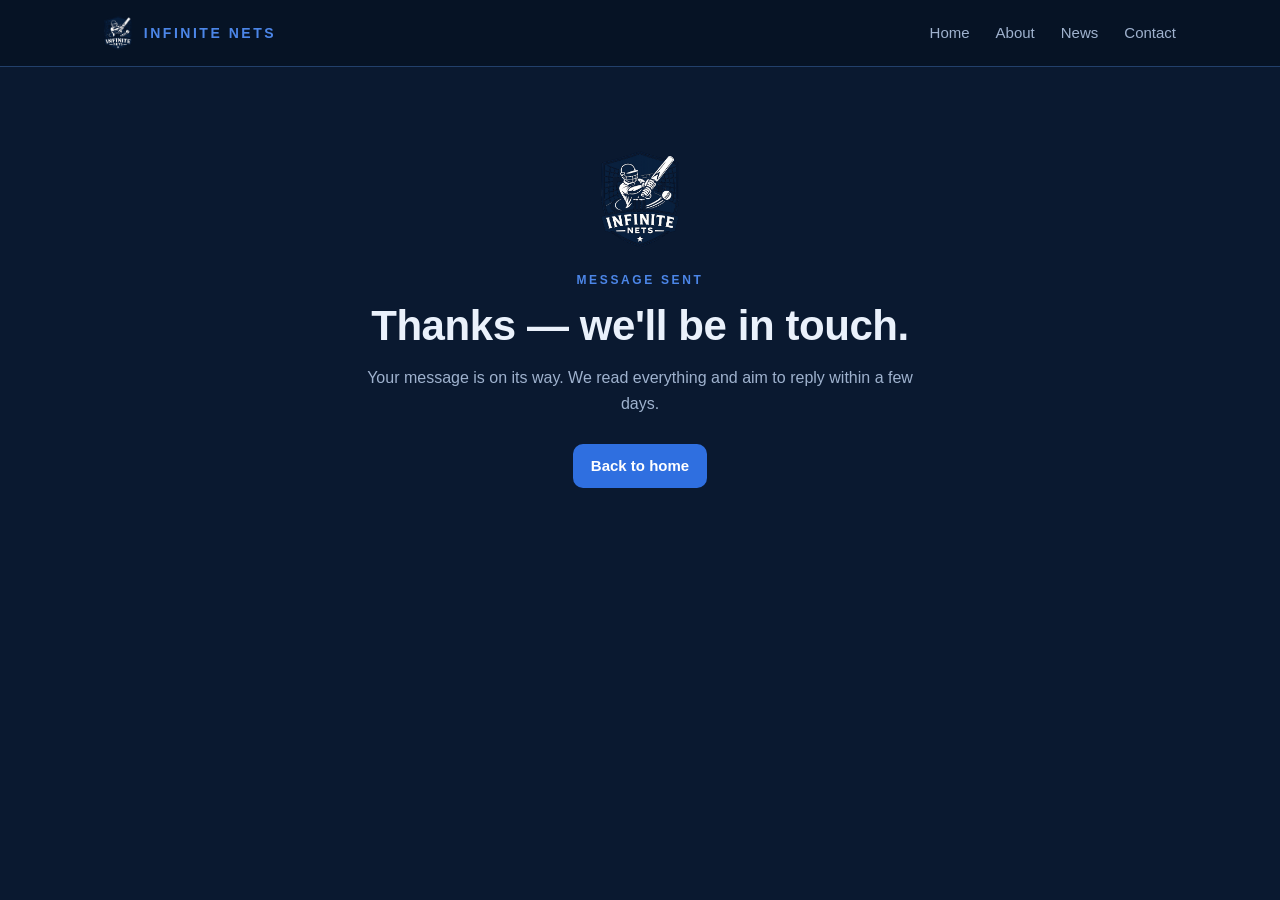
<file: thanks.html>
<!doctype html>
<html lang="en">
<head>
  <meta charset="utf-8" />
  <meta name="viewport" content="width=device-width, initial-scale=1" />
  <title>Thanks — Infinite Nets</title>
  <meta name="robots" content="noindex" />
  <link rel="icon" href="assets/logo.png" />
  <link rel="stylesheet" href="styles.css" />
</head>
<body>
  <header class="nav">
    <div class="wrap">
      <a class="brand" href="index.html">
        <img src="assets/logo.png" alt="Infinite Nets" />
        <span>Infinite Nets</span>
      </a>
      <nav class="nav-links">
        <a href="index.html" class="hide-sm">Home</a>
        <a href="about.html">About</a>
        <a href="blog.html">News</a>
        <a href="contact.html">Contact</a>
      </nav>
    </div>
  </header>

  <section class="section" style="min-height:52vh;display:flex;align-items:center;">
    <div class="wrap" style="text-align:center;max-width:620px;">
      <img src="assets/logo.png" alt="Infinite Nets" style="height:96px;margin:0 auto 24px;" />
      <p class="eyebrow">Message sent</p>
      <h1 style="font-size:clamp(28px,5vw,42px)">Thanks — we'll be in touch.</h1>
      <p class="lead muted" style="margin:0 auto 28px;">Your message is on its way. We read everything and aim to reply within a few days.</p>
      <a class="btn" href="index.html">Back to home</a>
    </div>
  </section>
</body>
</html>
</file>
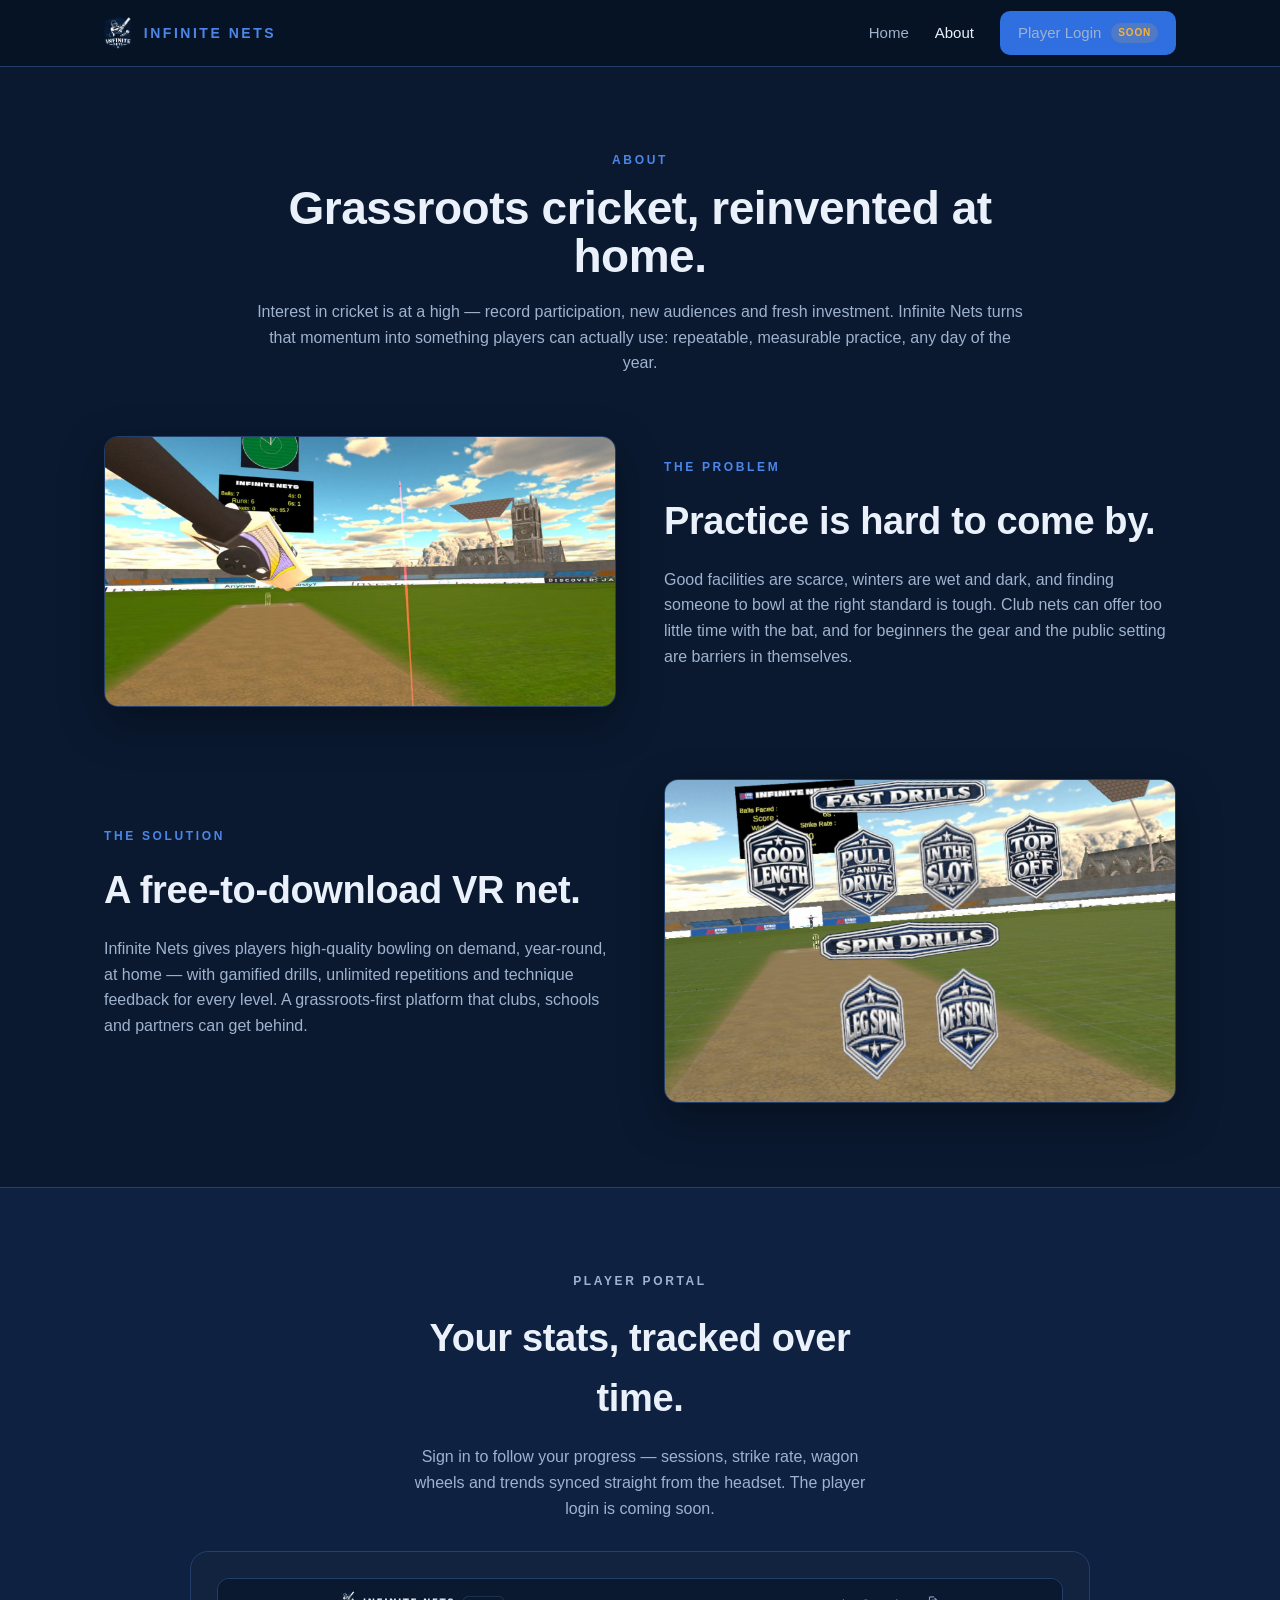
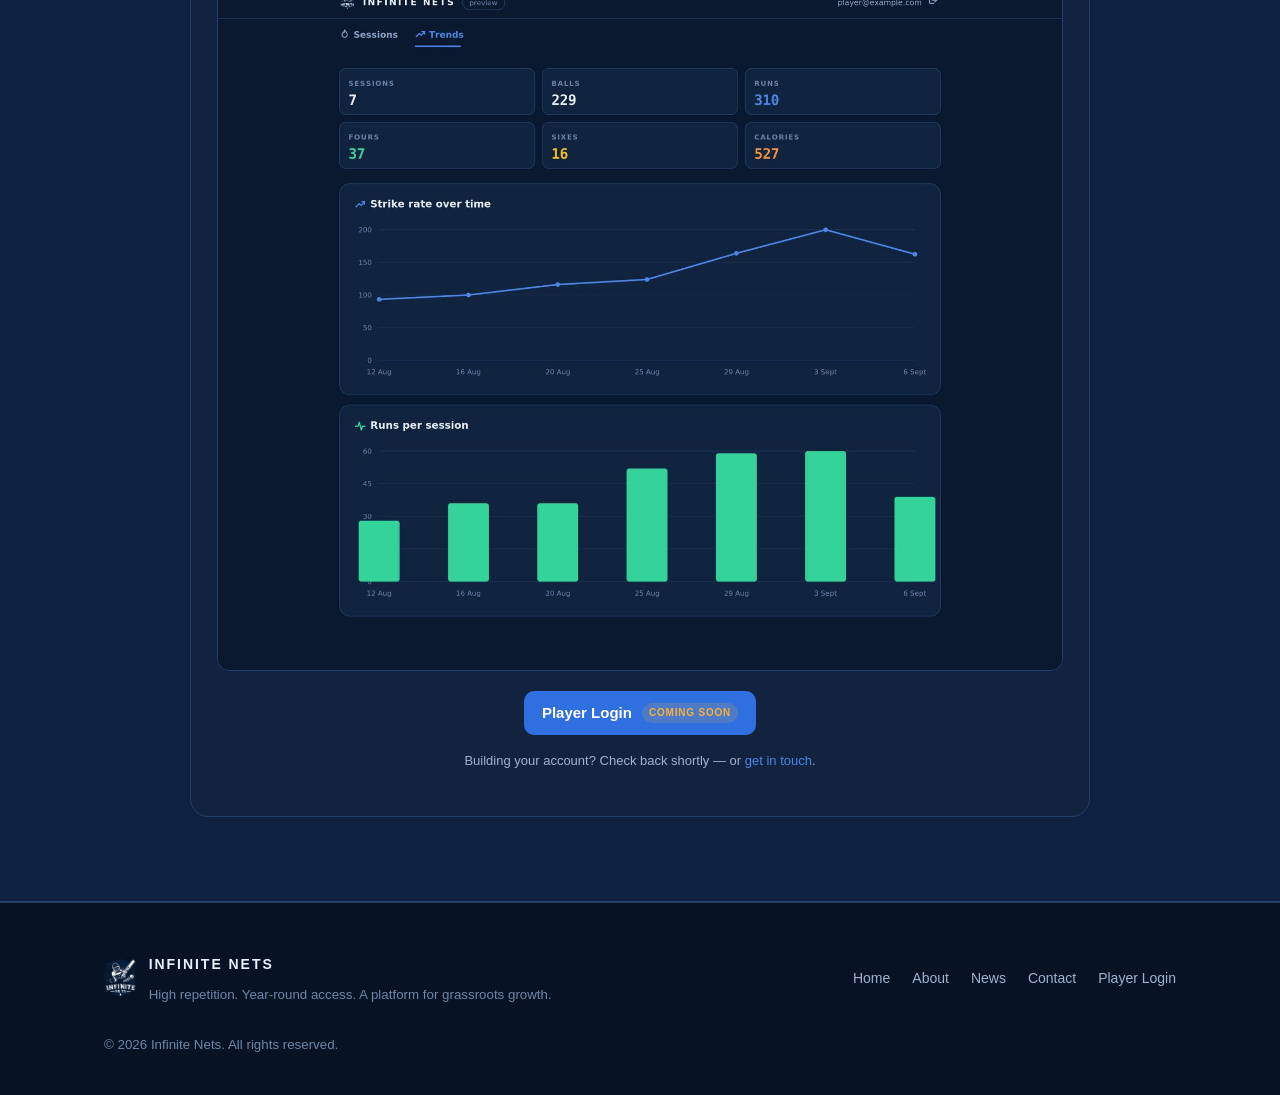
<file: infinitenets-site/about.html>
<!doctype html>
<html lang="en">
<head>
  <meta charset="utf-8" />
  <meta name="viewport" content="width=device-width, initial-scale=1" />
  <title>About — Infinite Nets</title>
  <meta name="description" content="Why Infinite Nets exists: turning record interest in cricket into repeatable, year-round practice for grassroots players, schools and clubs." />
  <link rel="icon" href="assets/logo.png" />
  <link rel="stylesheet" href="styles.css" />
</head>
<body>

  <!-- ===== Nav ===== -->
  <header class="nav">
    <div class="wrap">
      <a class="brand" href="index.html">
        <img src="assets/logo.png" alt="Infinite Nets" />
        <span>Infinite Nets</span>
      </a>
      <nav class="nav-links">
        <a href="index.html" class="hide-sm">Home</a>
        <a href="about.html" class="active">About</a>
        <a class="btn" href="#portal">Player Login <span class="pill">Soon</span></a>
      </nav>
    </div>
  </header>

  <!-- ===== Intro ===== -->
  <section class="section" style="padding-bottom:40px">
    <div class="wrap" style="max-width:820px;text-align:center;">
      <p class="eyebrow">About</p>
      <h1 style="font-size:clamp(30px,5vw,46px)">Grassroots cricket, reinvented at home.</h1>
      <p class="lead muted" style="margin:0 auto;">Interest in cricket is at a high — record participation, new audiences and fresh investment. Infinite Nets turns that momentum into something players can actually use: repeatable, measurable practice, any day of the year.</p>
    </div>
  </section>

  <!-- ===== The why ===== -->
  <section class="section" style="padding-top:20px">
    <div class="wrap">
      <div class="row">
        <div class="col-img">
          <img src="assets/hero.jpg" alt="Batting view inside the Infinite Nets VR environment" />
        </div>
        <div class="col-txt">
          <p class="eyebrow">The problem</p>
          <h2>Practice is hard to come by.</h2>
          <p class="muted">Good facilities are scarce, winters are wet and dark, and finding someone to bowl at the right standard is tough. Club nets can offer too little time with the bat, and for beginners the gear and the public setting are barriers in themselves.</p>
        </div>
      </div>

      <div class="row reverse">
        <div class="col-img">
          <img src="assets/drills.jpg" alt="Infinite Nets drill menu" />
        </div>
        <div class="col-txt">
          <p class="eyebrow">The solution</p>
          <h2>A free-to-download VR net.</h2>
          <p class="muted">Infinite Nets gives players high-quality bowling on demand, year-round, at home — with gamified drills, unlimited repetitions and technique feedback for every level. A grassroots-first platform that clubs, schools and partners can get behind.</p>
        </div>
      </div>
    </div>
  </section>

  <!-- ===== Portal / coming soon ===== -->
  <section class="section band" id="portal">
    <div class="wrap">
      <p class="eyebrow">Player portal</p>
      <h2>Your stats, tracked over time.</h2>
      <p>Sign in to follow your progress — sessions, strike rate, wagon wheels and trends synced straight from the headset. The player login is coming soon.</p>
      <div class="portal-card">
        <img src="assets/portal.jpg" alt="Preview of the Infinite Nets player stats portal" />
        <a class="btn" href="#" aria-disabled="true" onclick="return false;">Player Login <span class="pill">Coming soon</span></a>
        <p class="caption" style="margin-top:16px">Building your account? Check back shortly — or <a href="contact.html">get in touch</a>.</p>
      </div>
    </div>
  </section>

  <!-- ===== Footer ===== -->
  <footer class="footer">
    <div class="wrap">
      <div class="brand">
        <img src="assets/logo.png" alt="Infinite Nets" />
        <div>
          <span style="font-weight:700;letter-spacing:.14em;text-transform:uppercase;font-size:14px;">Infinite Nets</span>
          <small>High repetition. Year-round access. A platform for grassroots growth.</small>
        </div>
      </div>
      <div class="footer-links">
        <a href="index.html">Home</a>
        <a href="about.html">About</a>
        <a href="blog.html">News</a>
        <a href="contact.html">Contact</a>
        <a href="about.html#portal">Player Login</a>
      </div>
    </div>
    <div class="wrap" style="margin-top:20px;">
      <small class="muted">© <span id="yr"></span> Infinite Nets. All rights reserved.</small>
    </div>
  </footer>

  <script>document.getElementById('yr').textContent = new Date().getFullYear();</script>
</body>
</html>
</file>
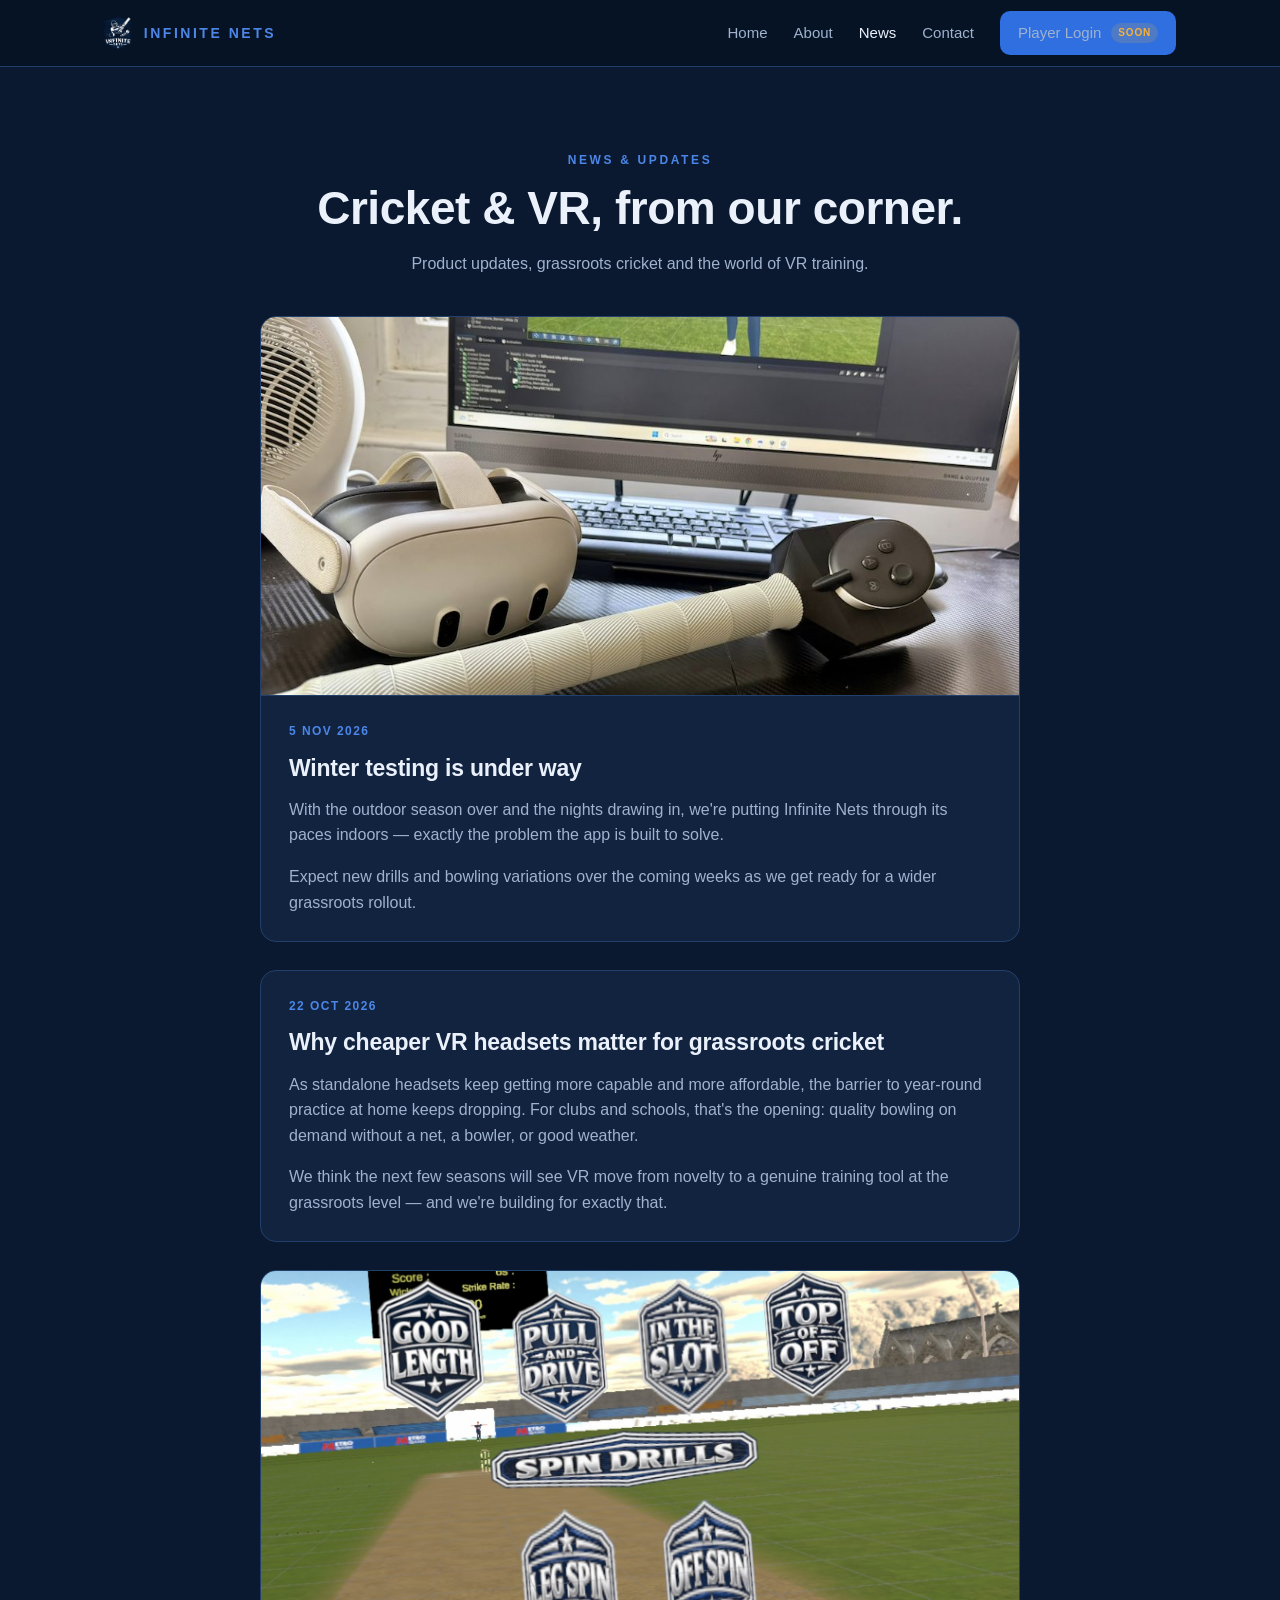
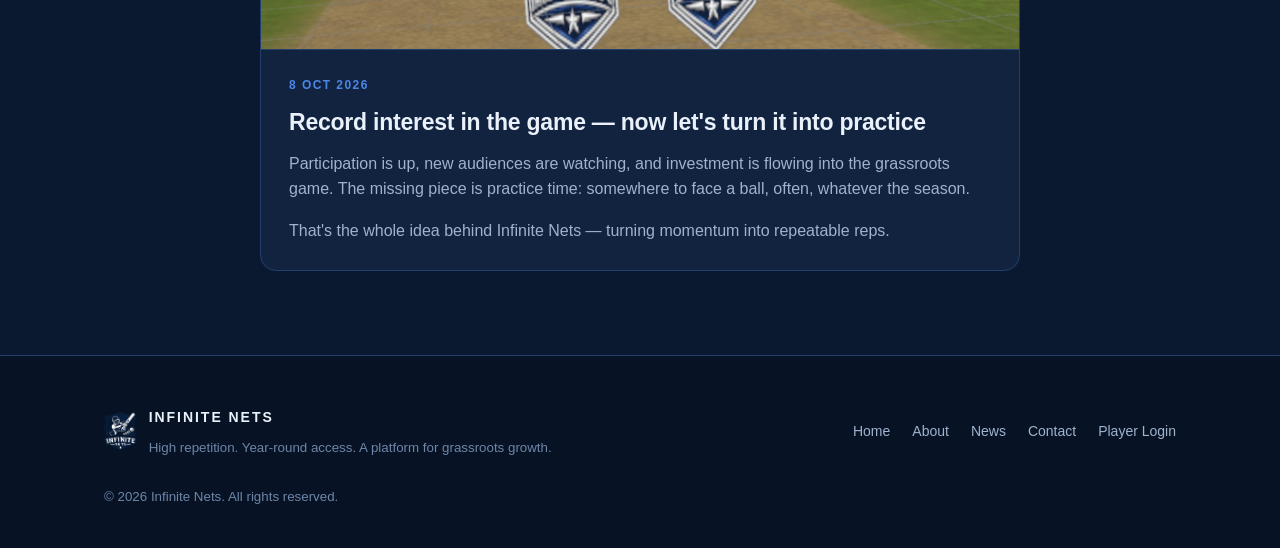
<file: infinitenets-site/blog.html>
<!doctype html>
<html lang="en">
<head>
  <meta charset="utf-8" />
  <meta name="viewport" content="width=device-width, initial-scale=1" />
  <title>News — Infinite Nets</title>
  <meta name="description" content="Cricket and VR news and updates from Infinite Nets." />
  <link rel="icon" href="assets/logo.png" />
  <link rel="stylesheet" href="styles.css" />
</head>
<body>

  <!-- ===== Nav ===== -->
  <header class="nav">
    <div class="wrap">
      <a class="brand" href="index.html">
        <img src="assets/logo.png" alt="Infinite Nets" />
        <span>Infinite Nets</span>
      </a>
      <nav class="nav-links">
        <a href="index.html" class="hide-sm">Home</a>
        <a href="about.html">About</a>
        <a href="blog.html" class="active">News</a>
        <a href="contact.html">Contact</a>
        <a class="btn" href="about.html#portal">Player Login <span class="pill">Soon</span></a>
      </nav>
    </div>
  </header>

  <!-- ===== Intro ===== -->
  <section class="section" style="padding-bottom:28px">
    <div class="wrap" style="text-align:center;max-width:720px;">
      <p class="eyebrow">News &amp; updates</p>
      <h1 style="font-size:clamp(30px,5vw,46px)">Cricket &amp; VR, from our corner.</h1>
      <p class="lead muted" style="margin:0 auto;">Product updates, grassroots cricket and the world of VR training.</p>
    </div>
  </section>

  <!-- ===== Posts (rendered from posts.js) ===== -->
  <section class="section" style="padding-top:12px">
    <div class="wrap">
      <div class="posts" id="posts"></div>
    </div>
  </section>

  <!-- ===== Footer ===== -->
  <footer class="footer">
    <div class="wrap">
      <div class="brand">
        <img src="assets/logo.png" alt="Infinite Nets" />
        <div>
          <span style="font-weight:700;letter-spacing:.14em;text-transform:uppercase;font-size:14px;">Infinite Nets</span>
          <small>High repetition. Year-round access. A platform for grassroots growth.</small>
        </div>
      </div>
      <div class="footer-links">
        <a href="index.html">Home</a>
        <a href="about.html">About</a>
        <a href="blog.html">News</a>
        <a href="contact.html">Contact</a>
        <a href="about.html#portal">Player Login</a>
      </div>
    </div>
    <div class="wrap" style="margin-top:20px;">
      <small class="muted">© <span id="yr"></span> Infinite Nets. All rights reserved.</small>
    </div>
  </footer>

  <script src="posts.js"></script>
  <script>
    document.getElementById('yr').textContent = new Date().getFullYear();

    function fmtDate(iso){
      var d = new Date(iso + "T00:00:00");
      if (isNaN(d)) return iso;
      return d.toLocaleDateString('en-GB', { day:'numeric', month:'short', year:'numeric' });
    }
    function esc(s){ return String(s).replace(/[&<>"]/g, function(c){
      return {'&':'&amp;','<':'&lt;','>':'&gt;','"':'&quot;'}[c]; }); }

    (function renderPosts(){
      var el = document.getElementById('posts');
      var list = (typeof POSTS !== 'undefined' && Array.isArray(POSTS)) ? POSTS.slice() : [];
      if (!list.length){
        el.innerHTML = '<p class="empty">No posts yet — check back soon.</p>';
        return;
      }
      list.sort(function(a,b){ return (a.date < b.date) ? 1 : (a.date > b.date ? -1 : 0); });
      el.innerHTML = list.map(function(p){
        var img = p.image ? '<img src="'+esc(p.image)+'" alt="'+esc(p.title||'')+'" loading="lazy" />' : '';
        return '<article class="post">' + img +
          '<div class="post-body">' +
            '<div class="post-meta">' + esc(fmtDate(p.date)) + '</div>' +
            '<h2>' + esc(p.title||'') + '</h2>' +
            (p.body || '') +
          '</div></article>';
      }).join('');
    })();
  </script>
</body>
</html>
</file>
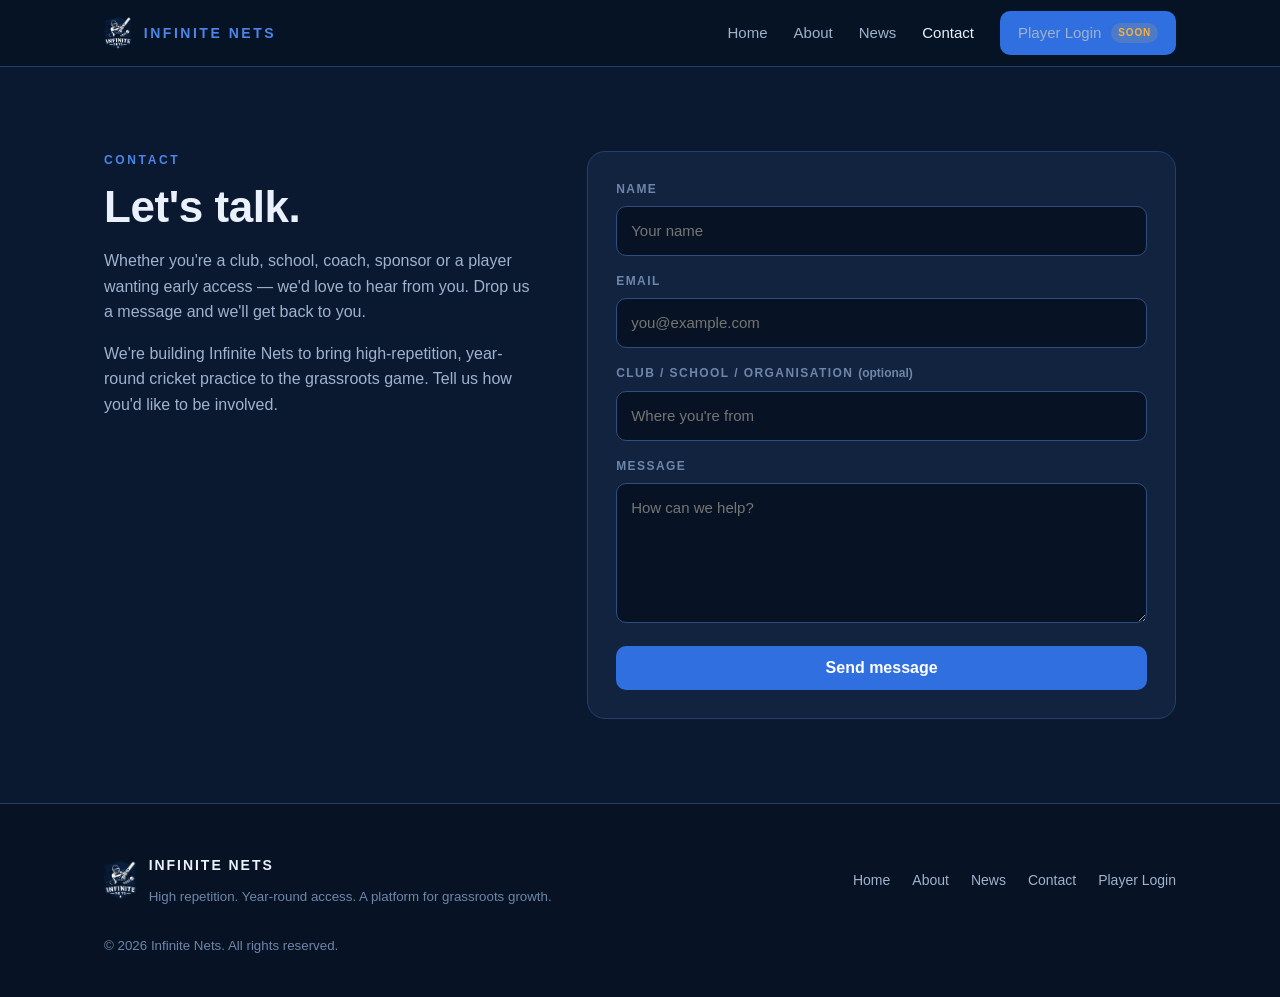
<file: infinitenets-site/contact.html>
<!doctype html>
<html lang="en">
<head>
  <meta charset="utf-8" />
  <meta name="viewport" content="width=device-width, initial-scale=1" />
  <title>Contact — Infinite Nets</title>
  <meta name="description" content="Get in touch with Infinite Nets — clubs, schools, partners and players welcome." />
  <link rel="icon" href="assets/logo.png" />
  <link rel="stylesheet" href="styles.css" />
</head>
<body>

  <!-- ===== Nav ===== -->
  <header class="nav">
    <div class="wrap">
      <a class="brand" href="index.html">
        <img src="assets/logo.png" alt="Infinite Nets" />
        <span>Infinite Nets</span>
      </a>
      <nav class="nav-links">
        <a href="index.html" class="hide-sm">Home</a>
        <a href="about.html">About</a>
        <a href="blog.html">News</a>
        <a href="contact.html" class="active">Contact</a>
        <a class="btn" href="about.html#portal">Player Login <span class="pill">Soon</span></a>
      </nav>
    </div>
  </header>

  <!-- ===== Contact ===== -->
  <section class="section">
    <div class="wrap">
      <div class="contact-grid">
        <div class="col-txt">
          <p class="eyebrow">Contact</p>
          <h1 style="font-size:clamp(30px,5vw,44px)">Let's talk.</h1>
          <p class="muted">Whether you're a club, school, coach, sponsor or a player wanting early access — we'd love to hear from you. Drop us a message and we'll get back to you.</p>
          <p class="muted">We're building Infinite Nets to bring high-repetition, year-round cricket practice to the grassroots game. Tell us how you'd like to be involved.</p>
        </div>

        <div class="form-card">
          <!--
            This form posts to FormSubmit, which emails each message to the address
            in the action URL. FIRST TIME: submit once, then click the activation
            link FormSubmit emails to nick.dunn2019@gmail.com. After that it just works.
            See README.md ("Contact form") for options and how to hide the address.
          -->
          <form action="https://formsubmit.co/nick.dunn2019@gmail.com" method="POST">
            <!-- FormSubmit settings -->
            <input type="hidden" name="_subject" value="New enquiry from infinitenets.net" />
            <input type="hidden" name="_template" value="table" />
            <input type="hidden" name="_captcha" value="false" />
            <input type="hidden" name="_next" value="https://www.infinitenets.net/thanks.html" />
            <!-- Honeypot: bots fill this, humans never see it -->
            <input type="text" name="_honey" class="hp" tabindex="-1" autocomplete="off" />

            <div class="field">
              <label for="name">Name</label>
              <input id="name" type="text" name="name" required placeholder="Your name" />
            </div>
            <div class="field">
              <label for="email">Email</label>
              <input id="email" type="email" name="email" required placeholder="you@example.com" />
            </div>
            <div class="field">
              <label for="org">Club / school / organisation <span style="text-transform:none;letter-spacing:0;color:var(--faint)">(optional)</span></label>
              <input id="org" type="text" name="organisation" placeholder="Where you're from" />
            </div>
            <div class="field">
              <label for="message">Message</label>
              <textarea id="message" name="message" required placeholder="How can we help?"></textarea>
            </div>
            <button class="btn" type="submit">Send message</button>
          </form>
        </div>
      </div>
    </div>
  </section>

  <!-- ===== Footer ===== -->
  <footer class="footer">
    <div class="wrap">
      <div class="brand">
        <img src="assets/logo.png" alt="Infinite Nets" />
        <div>
          <span style="font-weight:700;letter-spacing:.14em;text-transform:uppercase;font-size:14px;">Infinite Nets</span>
          <small>High repetition. Year-round access. A platform for grassroots growth.</small>
        </div>
      </div>
      <div class="footer-links">
        <a href="index.html">Home</a>
        <a href="about.html">About</a>
        <a href="blog.html">News</a>
        <a href="contact.html">Contact</a>
        <a href="about.html#portal">Player Login</a>
      </div>
    </div>
    <div class="wrap" style="margin-top:20px;">
      <small class="muted">© <span id="yr"></span> Infinite Nets. All rights reserved.</small>
    </div>
  </footer>

  <script>document.getElementById('yr').textContent = new Date().getFullYear();</script>
</body>
</html>
</file>
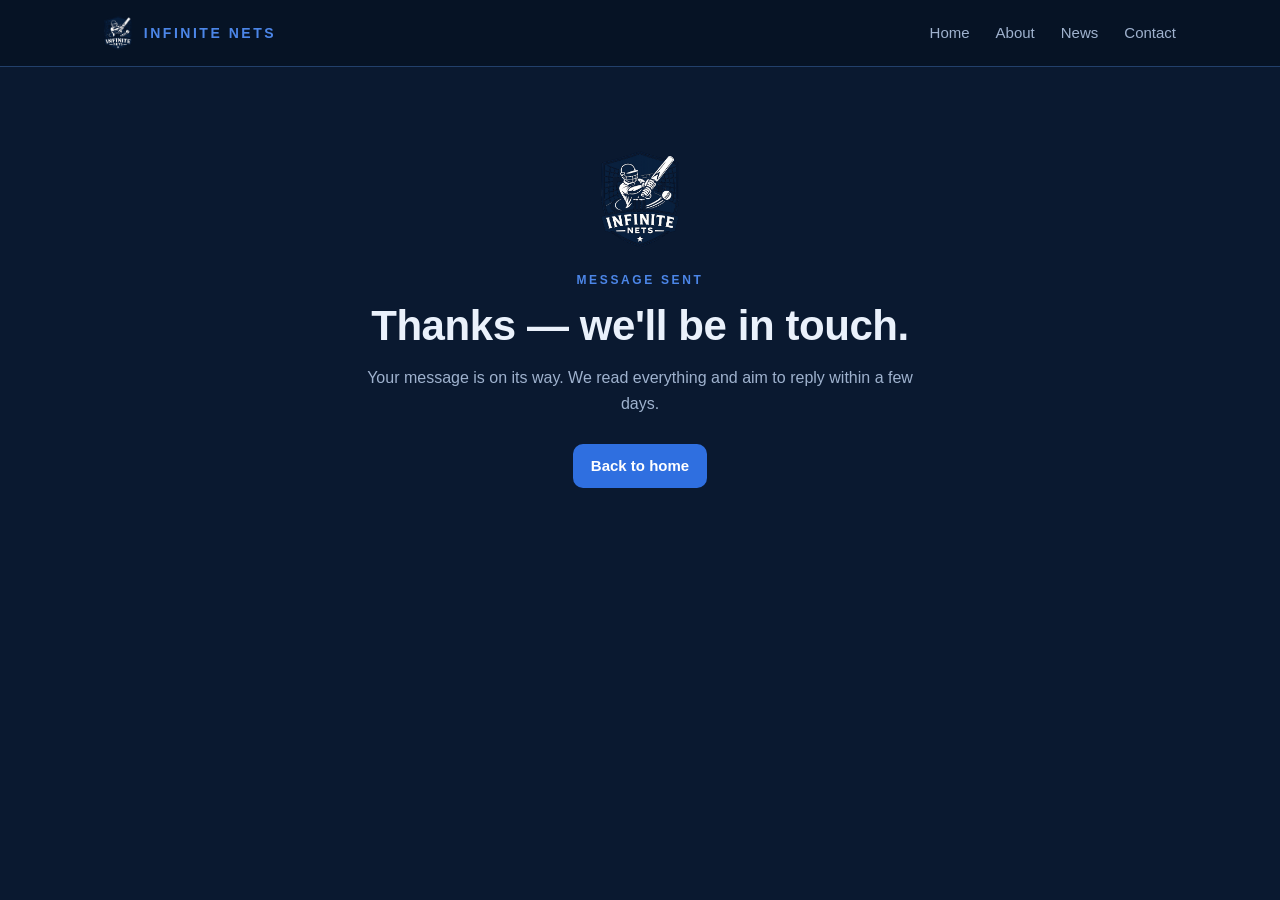
<file: infinitenets-site/thanks.html>
<!doctype html>
<html lang="en">
<head>
  <meta charset="utf-8" />
  <meta name="viewport" content="width=device-width, initial-scale=1" />
  <title>Thanks — Infinite Nets</title>
  <meta name="robots" content="noindex" />
  <link rel="icon" href="assets/logo.png" />
  <link rel="stylesheet" href="styles.css" />
</head>
<body>
  <header class="nav">
    <div class="wrap">
      <a class="brand" href="index.html">
        <img src="assets/logo.png" alt="Infinite Nets" />
        <span>Infinite Nets</span>
      </a>
      <nav class="nav-links">
        <a href="index.html" class="hide-sm">Home</a>
        <a href="about.html">About</a>
        <a href="blog.html">News</a>
        <a href="contact.html">Contact</a>
      </nav>
    </div>
  </header>

  <section class="section" style="min-height:52vh;display:flex;align-items:center;">
    <div class="wrap" style="text-align:center;max-width:620px;">
      <img src="assets/logo.png" alt="Infinite Nets" style="height:96px;margin:0 auto 24px;" />
      <p class="eyebrow">Message sent</p>
      <h1 style="font-size:clamp(28px,5vw,42px)">Thanks — we'll be in touch.</h1>
      <p class="lead muted" style="margin:0 auto 28px;">Your message is on its way. We read everything and aim to reply within a few days.</p>
      <a class="btn" href="index.html">Back to home</a>
    </div>
  </section>
</body>
</html>
</file>
<file: styles.css>
/* ============================================================
   Infinite Nets — holding site
   Brand: navy background, white text, Helvetica Neue
   ============================================================ */

:root{
  --navy-900:#071324;
  --navy-800:#0A1930;
  --navy-700:#0E2140;
  --panel:#11233F;
  --border:#22406B;
  --text:#EAF1FB;
  --muted:#9FB2CE;
  --faint:#6E86A8;
  --accent:#4C86E8;
  --accent-strong:#2F6FE0;
  --gold:#F6B23C;
  --maxw:1120px;
}

*{box-sizing:border-box;}
html{scroll-behavior:smooth;}
body{
  margin:0;
  font-family:"Helvetica Neue",Helvetica,Arial,sans-serif;
  background:var(--navy-800);
  color:var(--text);
  line-height:1.6;
  -webkit-font-smoothing:antialiased;
}
img{max-width:100%;display:block;}
a{color:var(--accent);text-decoration:none;}
a:hover{color:#7AA8F0;}

.wrap{max-width:var(--maxw);margin:0 auto;padding:0 24px;}
.section{padding:84px 0;}
.eyebrow{
  text-transform:uppercase;letter-spacing:.22em;font-size:12px;font-weight:700;
  color:var(--accent);margin:0 0 14px;
}
h1,h2,h3{margin:0 0 .4em;font-weight:700;letter-spacing:-.01em;}
h1{font-size:clamp(34px,6vw,60px);line-height:1.05;}
h2{font-size:clamp(26px,4vw,38px);}
h3{font-size:20px;}
p{margin:0 0 1em;color:var(--text);}
.muted{color:var(--muted);}

/* ---------- Header / nav ---------- */
.nav{
  position:sticky;top:0;z-index:50;
  background:rgba(7,19,36,.82);backdrop-filter:blur(10px);
  border-bottom:1px solid var(--border);
}
.nav .wrap{display:flex;align-items:center;justify-content:space-between;height:66px;}
.brand{display:flex;align-items:center;gap:12px;}
.brand img{height:34px;width:auto;}
.brand span{font-weight:700;letter-spacing:.18em;font-size:14px;text-transform:uppercase;white-space:nowrap;}
.nav-links{display:flex;align-items:center;gap:26px;}
.nav-links a{color:var(--muted);font-size:15px;font-weight:500;}
.nav-links a:hover,.nav-links a.active{color:var(--text);}
.btn{
  display:inline-flex;align-items:center;gap:8px;
  background:var(--accent-strong);color:#fff;font-weight:700;font-size:15px;
  padding:10px 18px;border-radius:10px;border:0;cursor:pointer;
}
.btn:hover{background:var(--accent);color:#fff;}
.btn.ghost{background:transparent;border:1px solid var(--border);color:var(--text);}
.btn.ghost:hover{border-color:var(--accent);}
.pill{
  font-size:10px;font-weight:700;text-transform:uppercase;letter-spacing:.08em;
  background:rgba(246,178,60,.16);color:var(--gold);
  padding:2px 7px;border-radius:999px;margin-left:2px;
}

/* ---------- Hero ---------- */
.hero{position:relative;overflow:hidden;border-bottom:1px solid var(--border);}
.hero-bg{
  position:absolute;inset:0;
  background:
    linear-gradient(180deg,rgba(7,19,36,.72) 0%,rgba(7,19,36,.88) 60%,var(--navy-800) 100%),
    url("assets/hero.jpg") center/cover no-repeat;
}
.hero-inner{position:relative;text-align:center;padding:96px 24px 88px;}
.hero img.crest{height:118px;width:auto;margin:0 auto 26px;filter:drop-shadow(0 6px 24px rgba(0,0,0,.45));}
.hero h1{max-width:16ch;margin:0 auto .5em;}
.hero .lead{font-size:clamp(17px,2.4vw,21px);color:var(--muted);max-width:46ch;margin:0 auto 32px;}
.hero .cta-row{display:flex;gap:14px;justify-content:center;flex-wrap:wrap;}

/* ---------- Video ---------- */
.film-wrap{max-width:900px;margin:0 auto;}
.film,.film-embed{
  width:100%;border-radius:16px;border:1px solid var(--border);
  background:#000;box-shadow:0 20px 60px rgba(0,0,0,.4);
  aspect-ratio:16/9;display:block;
}
.film-embed{position:relative;overflow:hidden;}
.film-embed iframe{position:absolute;inset:0;width:100%;height:100%;border:0;}
.caption{text-align:center;color:var(--faint);font-size:13px;margin-top:14px;}

/* ---------- Feature rows ---------- */
.row{
  display:grid;grid-template-columns:1fr 1fr;gap:48px;align-items:center;
}
.row + .row{margin-top:72px;}
.row.reverse .col-img{order:2;}
.row .col-img img{
  width:100%;border-radius:14px;border:1px solid var(--border);
  box-shadow:0 16px 44px rgba(0,0,0,.35);
}
.feature-list{list-style:none;padding:0;margin:14px 0 0;}
.feature-list li{display:flex;gap:12px;padding:9px 0;color:var(--text);}
.feature-list li::before{
  content:"";flex:0 0 9px;height:9px;margin-top:9px;border-radius:2px;
  background:var(--accent);
}

/* ---------- Simple centered band ---------- */
.band{background:var(--navy-700);border-top:1px solid var(--border);border-bottom:1px solid var(--border);}
.band .wrap{text-align:center;}
.band h2{max-width:20ch;margin:0 auto .4em;}
.band p{max-width:52ch;margin:0 auto 1.4em;color:var(--muted);}

/* ---------- Portal / coming soon card ---------- */
.portal-card{
  background:var(--panel);border:1px solid var(--border);border-radius:18px;
  padding:26px;max-width:900px;margin:30px auto 0;text-align:center;
}
.portal-card img{border-radius:12px;border:1px solid var(--border);margin:0 auto 20px;}

/* ---------- Footer ---------- */
.footer{background:var(--navy-900);border-top:1px solid var(--border);padding:48px 0 40px;}
.footer .wrap{display:flex;flex-wrap:wrap;gap:24px;justify-content:space-between;align-items:center;}
.footer .brand img{height:40px;}
.footer small{color:var(--faint);display:block;margin-top:8px;}
.footer-links{display:flex;gap:22px;}
.footer-links a{color:var(--muted);font-size:14px;}

/* ---------- Responsive ---------- */
@media (max-width:760px){
  .section{padding:60px 0;}
  .row{grid-template-columns:1fr;gap:26px;}
  .row.reverse .col-img{order:0;}
  .nav .wrap{height:60px;}
  .nav .brand span{display:none;}        /* logo mark alone on small screens */
  .nav-links{gap:14px;}
  .nav-links a.hide-sm{display:none;}    /* hide redundant "Home" link */
  .nav .btn{padding:8px 13px;font-size:13px;}
  .nav .pill{display:none;}
  .hero img.crest{height:92px;}
}

/* ============================================================
   Contact form
   ============================================================ */
.contact-grid{display:grid;grid-template-columns:0.85fr 1.15fr;gap:48px;align-items:start;}
.form-card{background:var(--panel);border:1px solid var(--border);border-radius:18px;padding:28px;}
.field{margin-bottom:16px;}
.field label{display:block;font-size:12px;text-transform:uppercase;letter-spacing:.12em;color:var(--faint);margin-bottom:7px;font-weight:600;}
.field input,.field textarea{
  width:100%;background:var(--navy-900);border:1px solid var(--input-border,#2E4E7D);
  border-radius:10px;color:var(--text);font:inherit;font-size:15px;padding:12px 14px;
}
.field textarea{min-height:140px;resize:vertical;}
.field input:focus,.field textarea:focus{outline:none;border-color:var(--accent);}
.form-card .btn{width:100%;justify-content:center;font-size:16px;padding:13px;}
.hp{position:absolute;left:-9999px;opacity:0;height:0;width:0;overflow:hidden;}

/* ============================================================
   News / blog
   ============================================================ */
.posts{max-width:760px;margin:0 auto;display:flex;flex-direction:column;gap:28px;}
.post{background:var(--panel);border:1px solid var(--border);border-radius:16px;overflow:hidden;}
.post img{width:100%;aspect-ratio:16/8;object-fit:cover;border-bottom:1px solid var(--border);}
.post-body{padding:26px 28px;}
.post-meta{font-size:12px;text-transform:uppercase;letter-spacing:.12em;color:var(--accent);font-weight:700;margin-bottom:8px;}
.post h2{font-size:23px;margin-bottom:.45em;}
.post p{color:var(--muted);}
.post p:last-child{margin-bottom:0;}
.post a{color:var(--accent);}
.empty{text-align:center;color:var(--faint);padding:40px 0;}

@media (max-width:760px){
  .contact-grid{grid-template-columns:1fr;gap:28px;}
}
</file>
<file: infinitenets-site/styles.css>
/* ============================================================
   Infinite Nets — holding site
   Brand: navy background, white text, Helvetica Neue
   ============================================================ */

:root{
  --navy-900:#071324;
  --navy-800:#0A1930;
  --navy-700:#0E2140;
  --panel:#11233F;
  --border:#22406B;
  --text:#EAF1FB;
  --muted:#9FB2CE;
  --faint:#6E86A8;
  --accent:#4C86E8;
  --accent-strong:#2F6FE0;
  --gold:#F6B23C;
  --maxw:1120px;
}

*{box-sizing:border-box;}
html{scroll-behavior:smooth;}
body{
  margin:0;
  font-family:"Helvetica Neue",Helvetica,Arial,sans-serif;
  background:var(--navy-800);
  color:var(--text);
  line-height:1.6;
  -webkit-font-smoothing:antialiased;
}
img{max-width:100%;display:block;}
a{color:var(--accent);text-decoration:none;}
a:hover{color:#7AA8F0;}

.wrap{max-width:var(--maxw);margin:0 auto;padding:0 24px;}
.section{padding:84px 0;}
.eyebrow{
  text-transform:uppercase;letter-spacing:.22em;font-size:12px;font-weight:700;
  color:var(--accent);margin:0 0 14px;
}
h1,h2,h3{margin:0 0 .4em;font-weight:700;letter-spacing:-.01em;}
h1{font-size:clamp(34px,6vw,60px);line-height:1.05;}
h2{font-size:clamp(26px,4vw,38px);}
h3{font-size:20px;}
p{margin:0 0 1em;color:var(--text);}
.muted{color:var(--muted);}

/* ---------- Header / nav ---------- */
.nav{
  position:sticky;top:0;z-index:50;
  background:rgba(7,19,36,.82);backdrop-filter:blur(10px);
  border-bottom:1px solid var(--border);
}
.nav .wrap{display:flex;align-items:center;justify-content:space-between;height:66px;}
.brand{display:flex;align-items:center;gap:12px;}
.brand img{height:34px;width:auto;}
.brand span{font-weight:700;letter-spacing:.18em;font-size:14px;text-transform:uppercase;white-space:nowrap;}
.nav-links{display:flex;align-items:center;gap:26px;}
.nav-links a{color:var(--muted);font-size:15px;font-weight:500;}
.nav-links a:hover,.nav-links a.active{color:var(--text);}
.btn{
  display:inline-flex;align-items:center;gap:8px;
  background:var(--accent-strong);color:#fff;font-weight:700;font-size:15px;
  padding:10px 18px;border-radius:10px;border:0;cursor:pointer;
}
.btn:hover{background:var(--accent);color:#fff;}
.btn.ghost{background:transparent;border:1px solid var(--border);color:var(--text);}
.btn.ghost:hover{border-color:var(--accent);}
.pill{
  font-size:10px;font-weight:700;text-transform:uppercase;letter-spacing:.08em;
  background:rgba(246,178,60,.16);color:var(--gold);
  padding:2px 7px;border-radius:999px;margin-left:2px;
}

/* ---------- Hero ---------- */
.hero{position:relative;overflow:hidden;border-bottom:1px solid var(--border);}
.hero-bg{
  position:absolute;inset:0;
  background:
    linear-gradient(180deg,rgba(7,19,36,.72) 0%,rgba(7,19,36,.88) 60%,var(--navy-800) 100%),
    url("assets/hero.jpg") center/cover no-repeat;
}
.hero-inner{position:relative;text-align:center;padding:96px 24px 88px;}
.hero img.crest{height:118px;width:auto;margin:0 auto 26px;filter:drop-shadow(0 6px 24px rgba(0,0,0,.45));}
.hero h1{max-width:16ch;margin:0 auto .5em;}
.hero .lead{font-size:clamp(17px,2.4vw,21px);color:var(--muted);max-width:46ch;margin:0 auto 32px;}
.hero .cta-row{display:flex;gap:14px;justify-content:center;flex-wrap:wrap;}

/* ---------- Video ---------- */
.film-wrap{max-width:900px;margin:0 auto;}
.film,.film-embed{
  width:100%;border-radius:16px;border:1px solid var(--border);
  background:#000;box-shadow:0 20px 60px rgba(0,0,0,.4);
  aspect-ratio:16/9;display:block;
}
.film-embed{position:relative;overflow:hidden;}
.film-embed iframe{position:absolute;inset:0;width:100%;height:100%;border:0;}
.caption{text-align:center;color:var(--faint);font-size:13px;margin-top:14px;}

/* ---------- Feature rows ---------- */
.row{
  display:grid;grid-template-columns:1fr 1fr;gap:48px;align-items:center;
}
.row + .row{margin-top:72px;}
.row.reverse .col-img{order:2;}
.row .col-img img{
  width:100%;border-radius:14px;border:1px solid var(--border);
  box-shadow:0 16px 44px rgba(0,0,0,.35);
}
.feature-list{list-style:none;padding:0;margin:14px 0 0;}
.feature-list li{display:flex;gap:12px;padding:9px 0;color:var(--text);}
.feature-list li::before{
  content:"";flex:0 0 9px;height:9px;margin-top:9px;border-radius:2px;
  background:var(--accent);
}

/* ---------- Simple centered band ---------- */
.band{background:var(--navy-700);border-top:1px solid var(--border);border-bottom:1px solid var(--border);}
.band .wrap{text-align:center;}
.band h2{max-width:20ch;margin:0 auto .4em;}
.band p{max-width:52ch;margin:0 auto 1.4em;color:var(--muted);}

/* ---------- Portal / coming soon card ---------- */
.portal-card{
  background:var(--panel);border:1px solid var(--border);border-radius:18px;
  padding:26px;max-width:900px;margin:30px auto 0;text-align:center;
}
.portal-card img{border-radius:12px;border:1px solid var(--border);margin:0 auto 20px;}

/* ---------- Footer ---------- */
.footer{background:var(--navy-900);border-top:1px solid var(--border);padding:48px 0 40px;}
.footer .wrap{display:flex;flex-wrap:wrap;gap:24px;justify-content:space-between;align-items:center;}
.footer .brand img{height:40px;}
.footer small{color:var(--faint);display:block;margin-top:8px;}
.footer-links{display:flex;gap:22px;}
.footer-links a{color:var(--muted);font-size:14px;}

/* ---------- Responsive ---------- */
@media (max-width:760px){
  .section{padding:60px 0;}
  .row{grid-template-columns:1fr;gap:26px;}
  .row.reverse .col-img{order:0;}
  .nav .wrap{height:60px;}
  .nav .brand span{display:none;}        /* logo mark alone on small screens */
  .nav-links{gap:14px;}
  .nav-links a.hide-sm{display:none;}    /* hide redundant "Home" link */
  .nav .btn{padding:8px 13px;font-size:13px;}
  .nav .pill{display:none;}
  .hero img.crest{height:92px;}
}

/* ============================================================
   Contact form
   ============================================================ */
.contact-grid{display:grid;grid-template-columns:0.85fr 1.15fr;gap:48px;align-items:start;}
.form-card{background:var(--panel);border:1px solid var(--border);border-radius:18px;padding:28px;}
.field{margin-bottom:16px;}
.field label{display:block;font-size:12px;text-transform:uppercase;letter-spacing:.12em;color:var(--faint);margin-bottom:7px;font-weight:600;}
.field input,.field textarea{
  width:100%;background:var(--navy-900);border:1px solid var(--input-border,#2E4E7D);
  border-radius:10px;color:var(--text);font:inherit;font-size:15px;padding:12px 14px;
}
.field textarea{min-height:140px;resize:vertical;}
.field input:focus,.field textarea:focus{outline:none;border-color:var(--accent);}
.form-card .btn{width:100%;justify-content:center;font-size:16px;padding:13px;}
.hp{position:absolute;left:-9999px;opacity:0;height:0;width:0;overflow:hidden;}

/* ============================================================
   News / blog
   ============================================================ */
.posts{max-width:760px;margin:0 auto;display:flex;flex-direction:column;gap:28px;}
.post{background:var(--panel);border:1px solid var(--border);border-radius:16px;overflow:hidden;}
.post img{width:100%;aspect-ratio:16/8;object-fit:cover;border-bottom:1px solid var(--border);}
.post-body{padding:26px 28px;}
.post-meta{font-size:12px;text-transform:uppercase;letter-spacing:.12em;color:var(--accent);font-weight:700;margin-bottom:8px;}
.post h2{font-size:23px;margin-bottom:.45em;}
.post p{color:var(--muted);}
.post p:last-child{margin-bottom:0;}
.post a{color:var(--accent);}
.empty{text-align:center;color:var(--faint);padding:40px 0;}

@media (max-width:760px){
  .contact-grid{grid-template-columns:1fr;gap:28px;}
}
</file>
